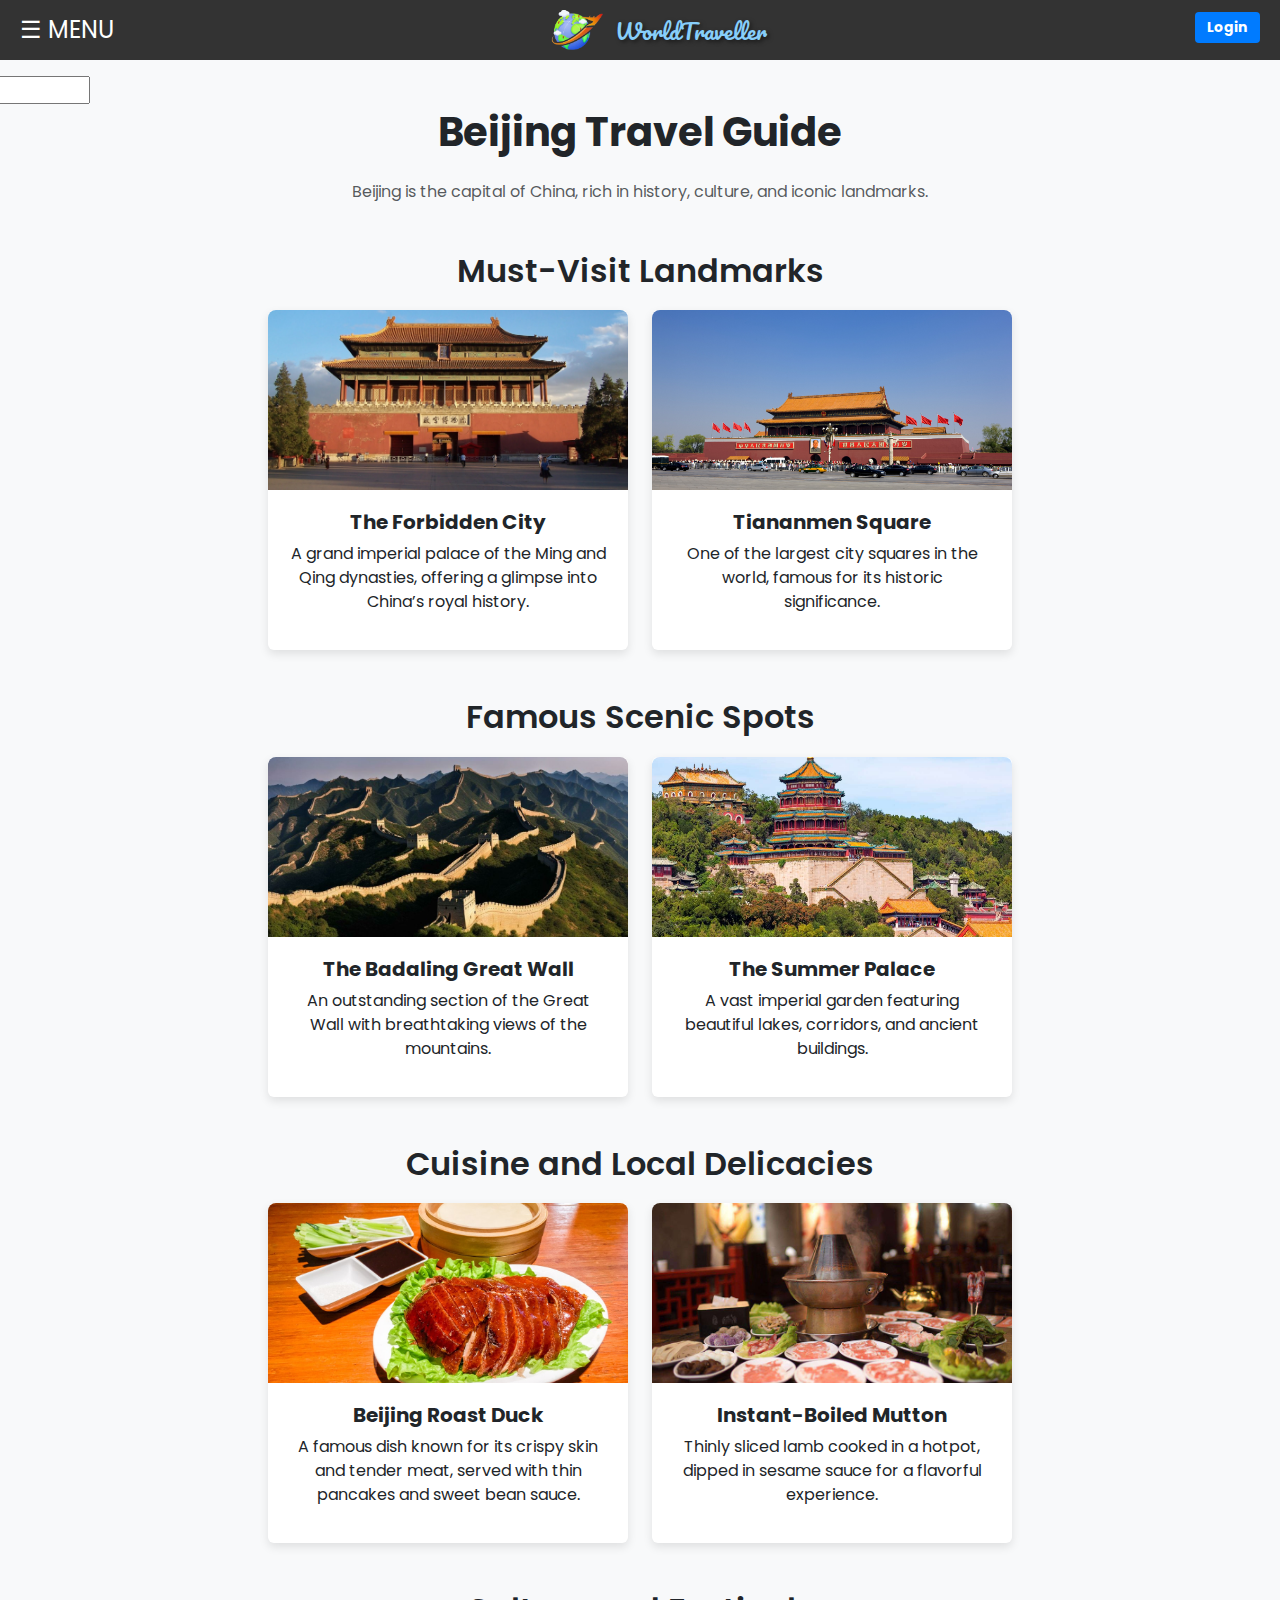
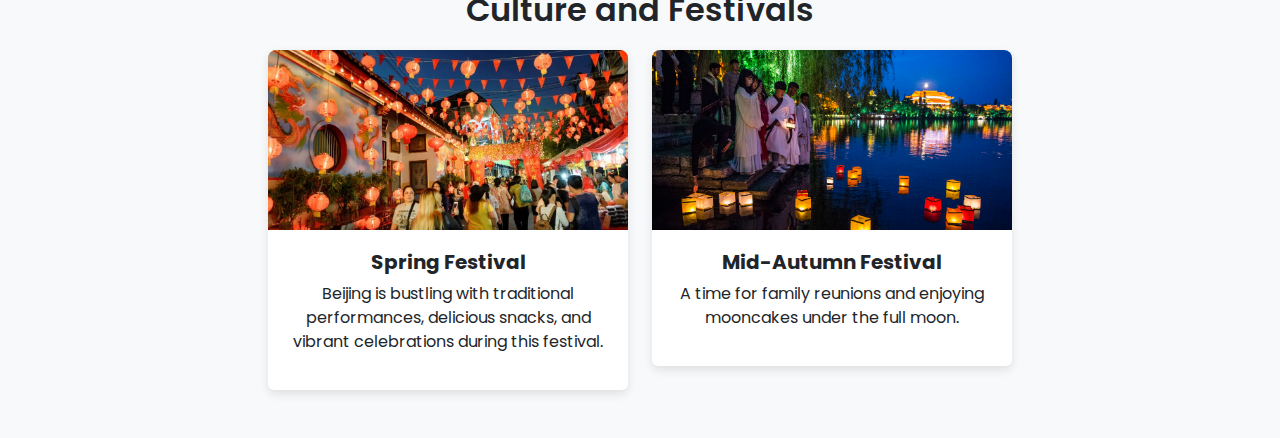
<file: Beijing.html>
<!DOCTYPE html>
<html lang="en">
<head>
    <meta charset="UTF-8">
    <meta name="viewport" content="width=device-width, initial-scale=1.0">
    <title>Beijing Travel Guide</title>
    <link rel="icon" type="image/png" href="Logo.png">
    
    <!-- Bootstrap CSS -->
    <link rel="stylesheet" href="https://cdn.jsdelivr.net/npm/bootstrap@5.3.0/dist/css/bootstrap.min.css">
    
    <!-- Google Font -->
    <link href="https://fonts.googleapis.com/css2?family=Poppins:wght@300;400;600&display=swap" rel="stylesheet">

    <!-- Custom CSS -->
    <link rel="stylesheet" href="beijing.css">
    <link href="https://fonts.googleapis.com/css2?family=Pacifico&display=swap" rel="stylesheet">
</head>

<body>
    <nav class="navbar">
        <button class="menu-btn" onclick="toggleMenu()">☰ MENU</button>
        <div class="logo-container">
            <img src="Logo.png" alt="World Traveller Logo" class="logo">
            <span class="brand-name">WorldTraveller</span>
        </div>
        <a id="login-link" href="login.html" class="navbar-login">Login</a>
    </nav>
    
    <!-- 🔹 Sidebar Menu -->
    <div id="sidebar" class="sidebar">
        <button class="close-btn" onclick="toggleMenu()">✖</button>
        <input type="text" class="search-bar" placeholder="Search...">
        <h3>Main Menu</h3>
        <a href="index.html">Home</a>
        <a href="Forum/forum.html">Forum</a>
        <a href="index_booking.html">Booking</a>
        <h3>Top Destinations</h3>
        <a href="paris.html">Paris</a>
        <a href="London.html">London</a>
        <a href="Rome.html">Rome</a>
        <a href="Beijing.html">Beijing</a>
        <a href="Tokyo.html">Tokyo</a>
        <a href="KualaLumpur.html">Kuala Lumpur</a>
    </div>
    
    <div class="overlay" id="overlay" onclick="toggleMenu()"></div>
    <script>
        function toggleMenu() {
            const sidebar = document.getElementById('sidebar');
            const overlay = document.getElementById('overlay');
            sidebar.classList.toggle('active');
            overlay.classList.toggle('active');
        }
    </script>


    <!-- Main Content -->
    <div class="container py-5">
        <h1 class="text-center mb-4 fw-bold">Beijing Travel Guide</h1>
        <p class="text-center text-muted">Beijing is the capital of China, rich in history, culture, and iconic landmarks.</p>

        <!-- Must-Visit Landmarks -->
        <h2 class="section-title mt-5">Must-Visit Landmarks</h2>
        <div class="row g-4">
            <div class="col-md-6 col-lg-4">
                <div class="card">
                    <img src="Places_Photo/Forbidden_city.jpeg" alt="Forbidden City">
                    <div class="card-body">
                        <h5 class="fw-bold">The Forbidden City</h5>
                        <p>A grand imperial palace of the Ming and Qing dynasties, offering a glimpse into China’s royal history.</p>
                    </div>
                </div>
            </div>
            <div class="col-md-6 col-lg-4">
                <div class="card">
                    <img src="Places_Photo/TiananmenSquare.jpg" alt="Tiananmen Square">
                    <div class="card-body">
                        <h5 class="fw-bold">Tiananmen Square</h5>
                        <p>One of the largest city squares in the world, famous for its historic significance.</p>
                    </div>
                </div>
            </div>
        </div>

        <!-- Famous Scenic Spots -->
        <h2 class="section-title mt-5">Famous Scenic Spots</h2>
        <div class="row g-4">
            <div class="col-md-6 col-lg-4">
                <div class="card">
                    <img src="Places_Photo/GreatWall.jpg" alt="Great Wall">
                    <div class="card-body">
                        <h5 class="fw-bold">The Badaling Great Wall</h5>
                        <p>An outstanding section of the Great Wall with breathtaking views of the mountains.</p>
                    </div>
                </div>
            </div>
            <div class="col-md-6 col-lg-4">
                <div class="card">
                    <img src="Places_Photo/SummerPalace.jpg" alt="Summer Palace">
                    <div class="card-body">
                        <h5 class="fw-bold">The Summer Palace</h5>
                        <p>A vast imperial garden featuring beautiful lakes, corridors, and ancient buildings.</p>
                    </div>
                </div>
            </div>
        </div>

        <!-- Cuisine and Local Delicacies -->
        <h2 class="section-title mt-5">Cuisine and Local Delicacies</h2>
        <div class="row g-4">
            <div class="col-md-6 col-lg-4">
                <div class="card">
                    <img src="Places_Photo/Roastduck.jpeg" alt="Beijing Roast Duck">
                    <div class="card-body">
                        <h5 class="fw-bold">Beijing Roast Duck</h5>
                        <p>A famous dish known for its crispy skin and tender meat, served with thin pancakes and sweet bean sauce.</p>
                    </div>
                </div>
            </div>
            <div class="col-md-6 col-lg-4">
                <div class="card">
                    <img src="Places_Photo/Mutton.jpg" alt="Instant-Boiled Mutton">
                    <div class="card-body">
                        <h5 class="fw-bold">Instant-Boiled Mutton</h5>
                        <p>Thinly sliced lamb cooked in a hotpot, dipped in sesame sauce for a flavorful experience.</p>
                    </div>
                </div>
            </div>
        </div>

        <!-- Culture and Festivals -->
        <h2 class="section-title mt-5">Culture and Festivals</h2>
        <div class="row g-4">
            <div class="col-md-6 col-lg-4">
                <div class="card">
                    <img src="Places_Photo/ChinaSpringFestival.webp" alt="Spring Festival">
                    <div class="card-body">
                        <h5 class="fw-bold">Spring Festival</h5>
                        <p>Beijing is bustling with traditional performances, delicious snacks, and vibrant celebrations during this festival.</p>
                    </div>
                </div>
            </div>
            <div class="col-md-6 col-lg-4">
                <div class="card">
                    <img src="Places_Photo/MidAutumn.jpeg" alt="Mid-Autumn Festival">
                    <div class="card-body">
                        <h5 class="fw-bold">Mid-Autumn Festival</h5>
                        <p>A time for family reunions and enjoying mooncakes under the full moon.</p>
                    </div>
                </div>
            </div>
        </div>

    </div>

    <!-- Bootstrap JavaScript -->
    <script src="https://cdn.jsdelivr.net/npm/bootstrap@5.3.0/dist/js/bootstrap.bundle.min.js"></script>
</body>
</html>
</file>
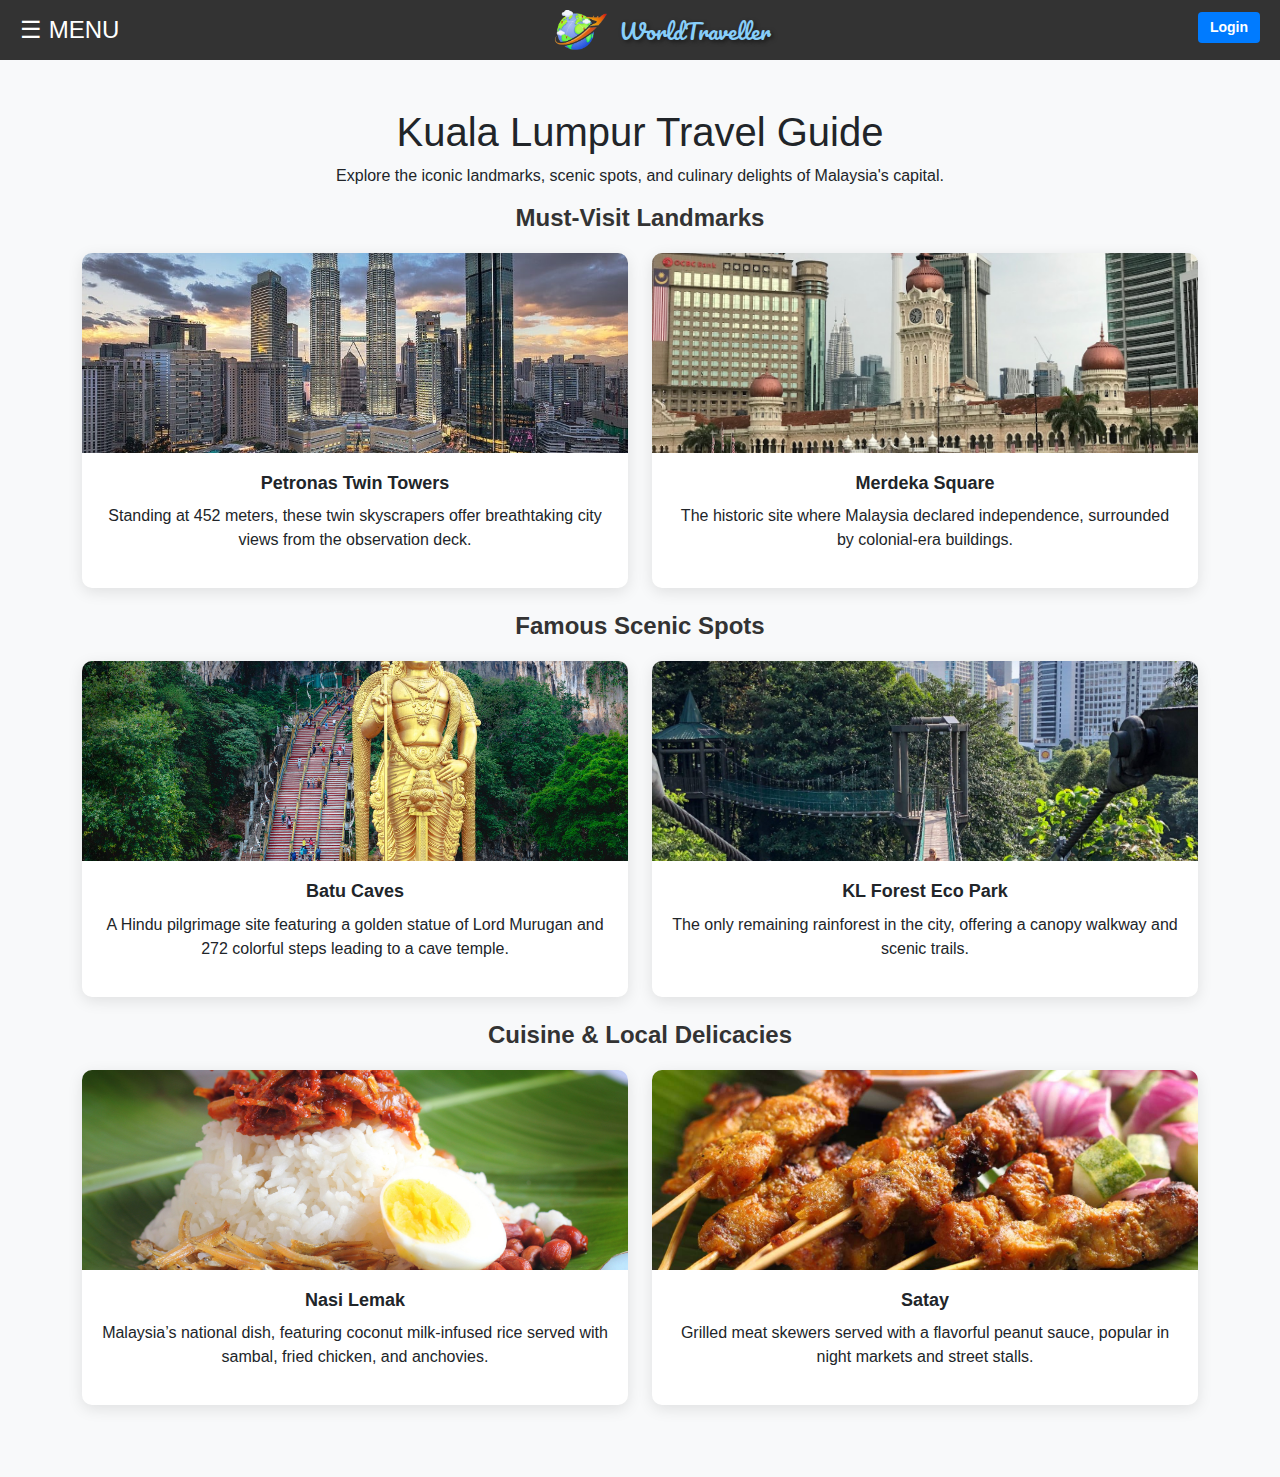
<file: KualaLumpur.html>
<!DOCTYPE html>
<html lang="en">
<head>
    <meta charset="UTF-8">
    <meta name="viewport" content="width=device-width, initial-scale=1.0">
    <title>Kuala Lumpur Travel Guide</title>
    <link rel="stylesheet" href="https://cdn.jsdelivr.net/npm/bootstrap@5.3.0/dist/css/bootstrap.min.css">
    <link rel="stylesheet" href="Kuala Lumpur.css">
    <link rel="icon" type="image/png" href="Logo.png">
    <link href="https://fonts.googleapis.com/css2?family=Pacifico&display=swap" rel="stylesheet">
</head>
<body>
    <nav class="navbar">
        <button class="menu-btn" onclick="toggleMenu()">☰ MENU</button>
        <div class="logo-container">
            <img src="Logo.png" alt="World Traveller Logo" class="logo">
            <span class="brand-name">WorldTraveller</span>
        </div>
        <a id="login-link" href="login.html" class="navbar-login">Login</a>
    </nav>
    
    <!-- 🔹 Sidebar Menu -->
    <div id="sidebar" class="sidebar">
        <button class="close-btn" onclick="toggleMenu()">✖</button>
        <input type="text" class="search-bar" placeholder="Search...">
        <h3>Main Menu</h3>
        <a href="index.html">Home</a>
        <a href="Forum/forum.html">Forum</a>
        <a href="index_booking.html">Booking</a>
        <h3>Top Destinations</h3>
        <a href="paris.html">Paris</a>
        <a href="London.html">London</a>
        <a href="Rome.html">Rome</a>
        <a href="Beijing.html">Beijing</a>
        <a href="Tokyo.html">Tokyo</a>
        <a href="KualaLumpur.html">Kuala Lumpur</a>
    </div>
    
    <div class="overlay" id="overlay" onclick="toggleMenu()"></div>
    <script>
        function toggleMenu() {
            const sidebar = document.getElementById('sidebar');
            const overlay = document.getElementById('overlay');
            sidebar.classList.toggle('active');
            overlay.classList.toggle('active');
        }
    </script>

    <div class="container py-5">
        <h1 class="text-center">Kuala Lumpur Travel Guide</h1>
        <p class="text-center">Explore the iconic landmarks, scenic spots, and culinary delights of Malaysia's capital.</p>
        
        <!-- Must-Visit Landmarks -->
        <h2 class="section-title">Must-Visit Landmarks</h2>
        <div class="row">
            <div class="col-md-6 mb-4">
                <div class="card">
                    <img src="Places_Photo/Petronas-Twin-Towers-in-Kuala-Lumpur.jpg" alt="Petronas Twin Towers">
                    <div class="card-body">
                        <h5 class="card-title">Petronas Twin Towers</h5>
                        <p>Standing at 452 meters, these twin skyscrapers offer breathtaking city views from the observation deck.</p>
                    </div>
                </div>
            </div>
            <div class="col-md-6 mb-4">
                <div class="card">
                    <img src="Places_Photo/MerdekaSquare.jpg" alt="Merdeka Square">
                    <div class="card-body">
                        <h5 class="card-title">Merdeka Square</h5>
                        <p>The historic site where Malaysia declared independence, surrounded by colonial-era buildings.</p>
                    </div>
                </div>
            </div>
        </div>
        
        <!-- Famous Scenic Spots -->
        <h2 class="section-title">Famous Scenic Spots</h2>
        <div class="row">
            <div class="col-md-6 mb-4">
                <div class="card">
                    <img src="Places_Photo/BatuCaves.jpg" alt="Batu Caves">
                    <div class="card-body">
                        <h5 class="card-title">Batu Caves</h5>
                        <p>A Hindu pilgrimage site featuring a golden statue of Lord Murugan and 272 colorful steps leading to a cave temple.</p>
                    </div>
                </div>
            </div>
            <div class="col-md-6 mb-4">
                <div class="card">
                    <img src="Places_Photo/KL_ForestEcoPark.jpg" alt="KL Forest Eco Park">
                    <div class="card-body">
                        <h5 class="card-title">KL Forest Eco Park</h5>
                        <p>The only remaining rainforest in the city, offering a canopy walkway and scenic trails.</p>
                    </div>
                </div>
            </div>
        </div>
        
        <!-- Cuisine & Local Delicacies -->
        <h2 class="section-title">Cuisine & Local Delicacies</h2>
        <div class="row">
            <div class="col-md-6 mb-4">
                <div class="card">
                    <img src="Places_Photo/NasiLemak.jpg" alt="Nasi Lemak">
                    <div class="card-body">
                        <h5 class="card-title">Nasi Lemak</h5>
                        <p>Malaysia’s national dish, featuring coconut milk-infused rice served with sambal, fried chicken, and anchovies.</p>
                    </div>
                </div>
            </div>
            <div class="col-md-6 mb-4">
                <div class="card">
                    <img src="Places_Photo/Satay.jpg" alt="Satay">
                    <div class="card-body">
                        <h5 class="card-title">Satay</h5>
                        <p>Grilled meat skewers served with a flavorful peanut sauce, popular in night markets and street stalls.</p>
                    </div>
                </div>
            </div>
        </div>
    </div>

    <script src="https://cdn.jsdelivr.net/npm/bootstrap@5.3.0/dist/js/bootstrap.bundle.min.js"></script>
</body>
</html>
</file>
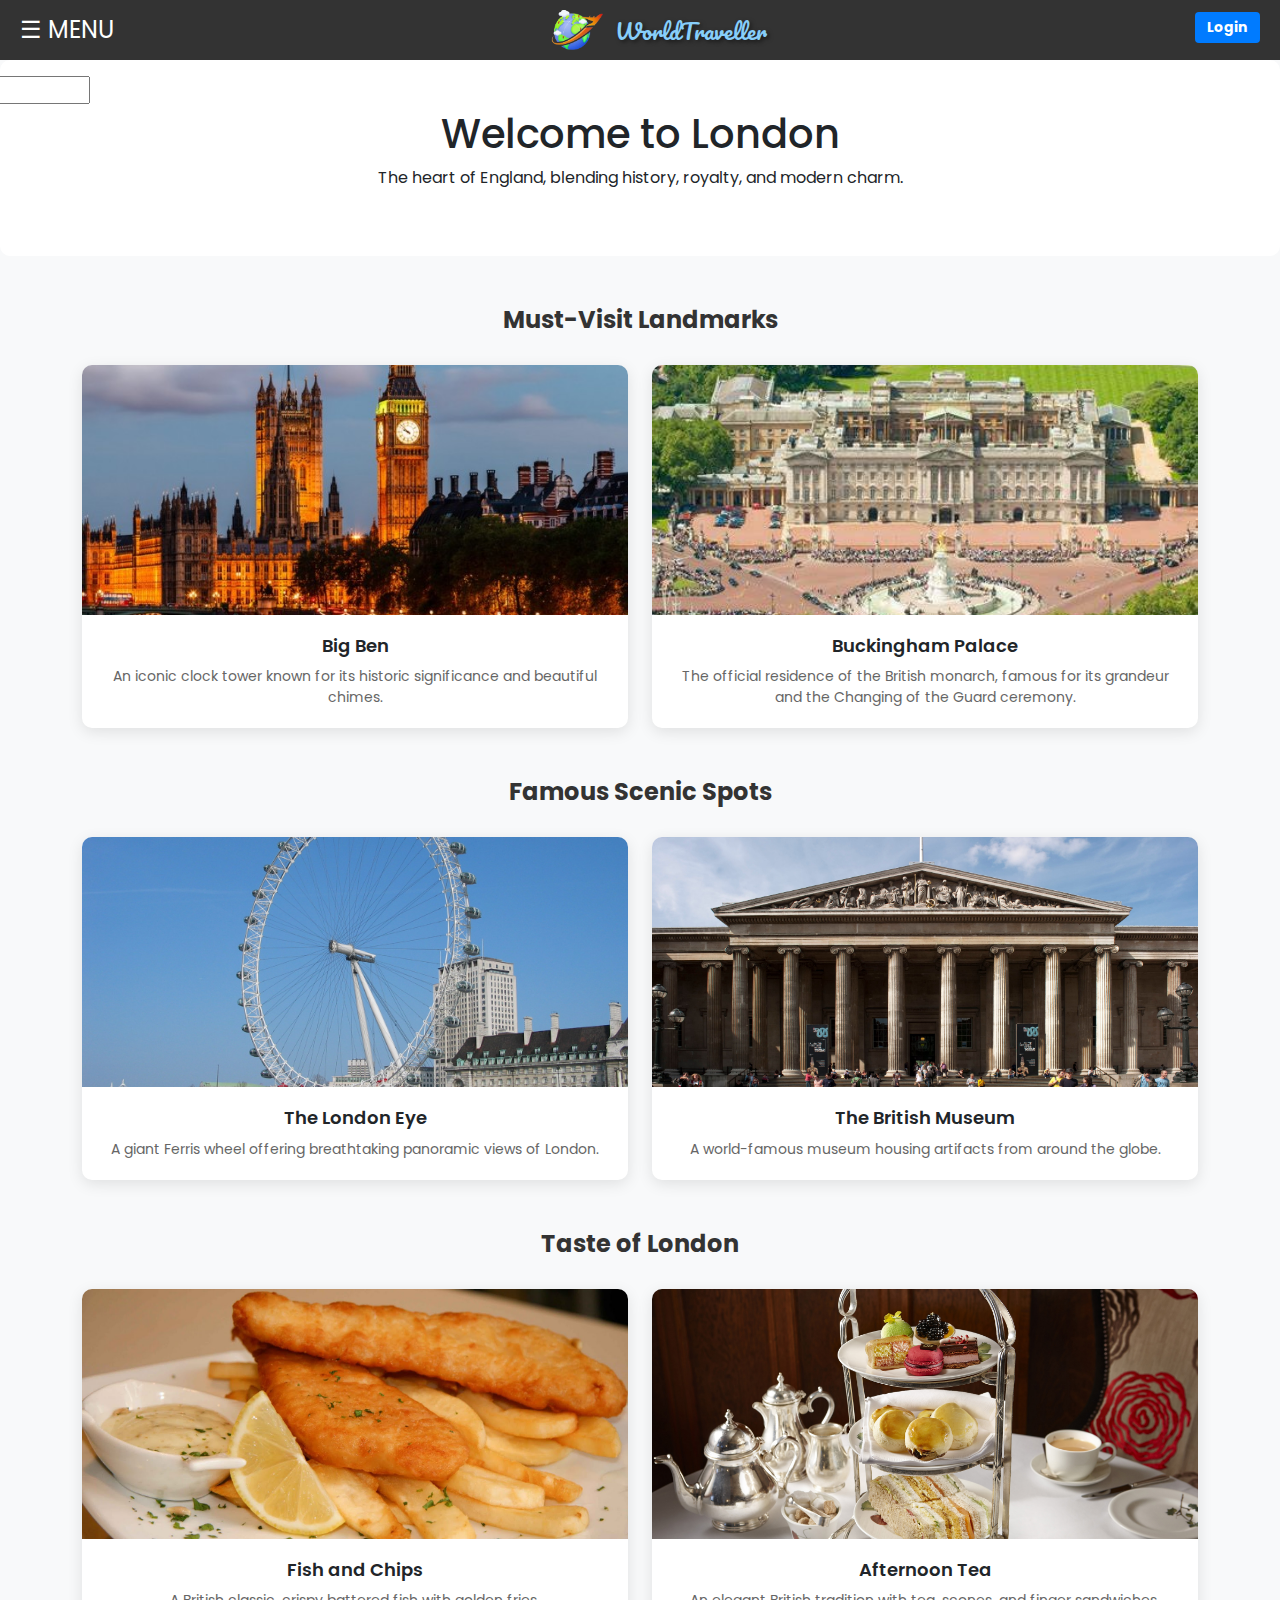
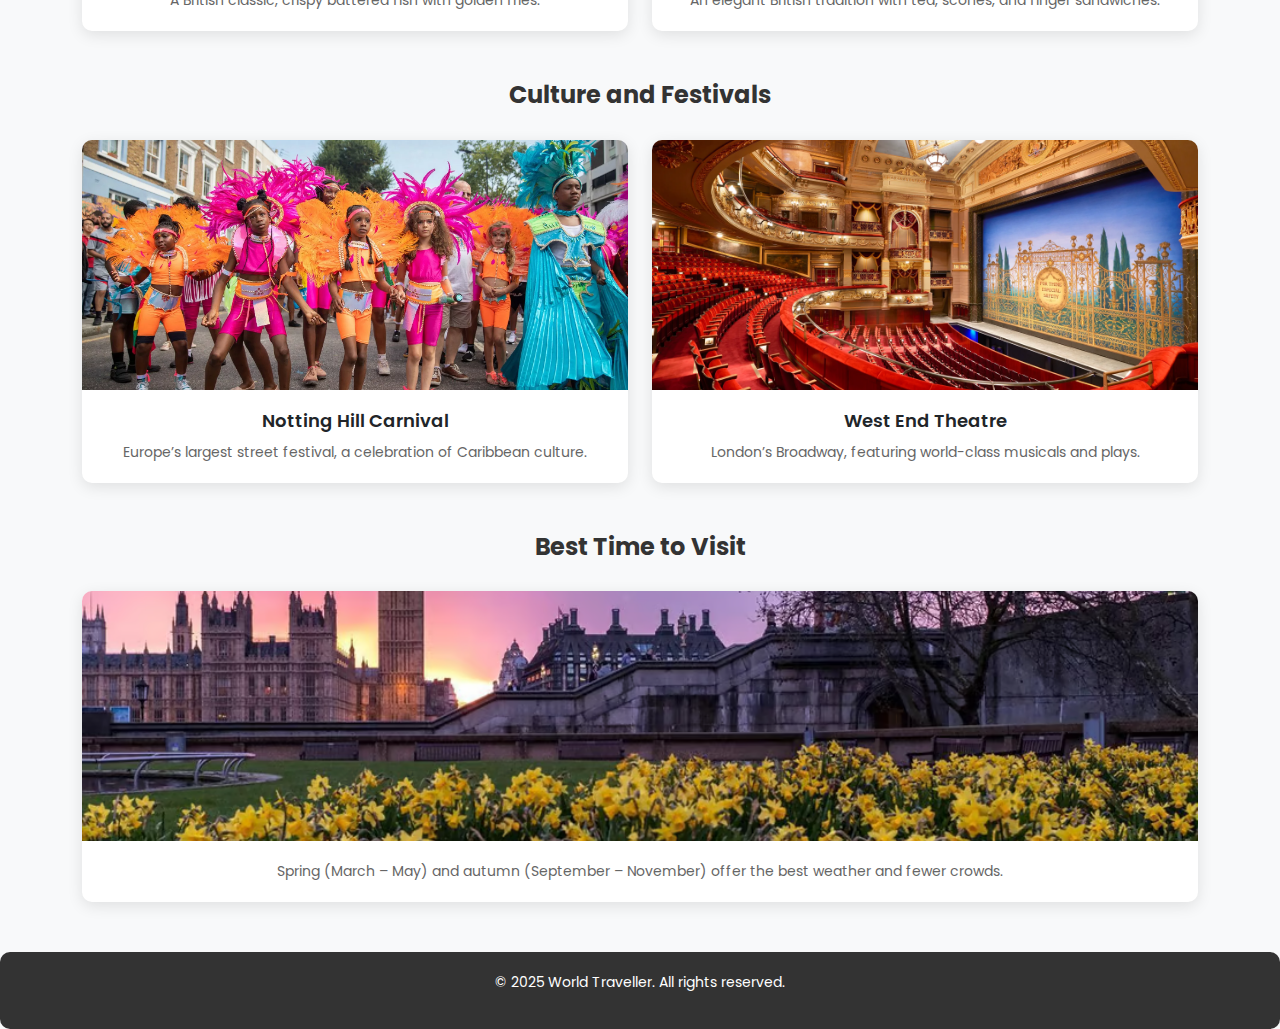
<file: London.html>
<!DOCTYPE html>
<html lang="en">
<head>
    <meta charset="UTF-8">
    <meta name="viewport" content="width=device-width, initial-scale=1.0">
    <title>London</title>
    <link rel="stylesheet" href="https://cdn.jsdelivr.net/npm/bootstrap@5.3.0/dist/css/bootstrap.min.css">
    <link rel="stylesheet" href="London.css">
    <link href="https://fonts.googleapis.com/css2?family=Poppins:wght@300;400;600&display=swap" rel="stylesheet">
    <link rel="icon" type="image/png" href="Logo.png">
    <link href="https://fonts.googleapis.com/css2?family=Pacifico&display=swap" rel="stylesheet">
</head>
<body>
    <nav class="navbar">
        <button class="menu-btn" onclick="toggleMenu()">☰ MENU</button>
        <div class="logo-container">
            <img src="Logo.png" alt="World Traveller Logo" class="logo">
            <span class="brand-name">WorldTraveller</span>
        </div>
        <a id="login-link" href="login.html" class="navbar-login">Login</a>
    </nav>
    
    <!-- 🔹 Sidebar Menu -->
    <div id="sidebar" class="sidebar">
        <button class="close-btn" onclick="toggleMenu()">✖</button>
        <input type="text" class="search-bar" placeholder="Search...">
        <h3>Main Menu</h3>
        <a href="index.html">Home</a>
        <a href="Forum/forum.html">Forum</a>
        <a href="index_booking.html">Booking</a>
        <h3>Top Destinations</h3>
        <a href="paris.html">Paris</a>
        <a href="London.html">London</a>
        <a href="Rome.html">Rome</a>
        <a href="Beijing.html">Beijing</a>
        <a href="Tokyo.html">Tokyo</a>
        <a href="KualaLumpur.html">Kuala Lumpur</a>
    </div>
    
    <div class="overlay" id="overlay" onclick="toggleMenu()"></div>
    <script>
        function toggleMenu() {
            const sidebar = document.getElementById('sidebar');
            const overlay = document.getElementById('overlay');
            sidebar.classList.toggle('active');
            overlay.classList.toggle('active');
        }
    </script>

    <!-- Header -->
    <div class="header">
        <h1>Welcome to London</h1>
        <p>The heart of England, blending history, royalty, and modern charm.</p>
    </div>

    <!-- Must-Visit Landmarks -->
    <div class="container mt-4">
        <h2 class="section-title">Must-Visit Landmarks</h2>
        <div class="row mt-3">
            <div class="col-md-6">
                <div class="card">
                    <img src="Places_Photo/BigBen.jpg" alt="Big Ben">
                    <div class="card-body">
                        <h5 class="card-title">Big Ben</h5>
                        <p class="card-text">An iconic clock tower known for its historic significance and beautiful chimes.</p>
                    </div>
                </div>
            </div>
            <div class="col-md-6">
                <div class="card">
                    <img src="Places_Photo/Buckingham Place.jpeg" alt="Buckingham Palace">
                    <div class="card-body">
                        <h5 class="card-title">Buckingham Palace</h5>
                        <p class="card-text">The official residence of the British monarch, famous for its grandeur and the Changing of the Guard ceremony.</p>
                    </div>
                </div>
            </div>
        </div>
    </div>

    <!-- Famous Scenic Spots -->
    <div class="container mt-5">
        <h2 class="section-title">Famous Scenic Spots</h2>
        <div class="row mt-3">
            <div class="col-md-6">
                <div class="card">
                    <img src="Places_Photo/TheLondonEyes.jpg" alt="London Eye">
                    <div class="card-body">
                        <h5 class="card-title">The London Eye</h5>
                        <p class="card-text">A giant Ferris wheel offering breathtaking panoramic views of London.</p>
                    </div>
                </div>
            </div>
            <div class="col-md-6">
                <div class="card">
                    <img src="Places_Photo/TheBrithishMuseum.jpeg" alt="British Museum">
                    <div class="card-body">
                        <h5 class="card-title">The British Museum</h5>
                        <p class="card-text">A world-famous museum housing artifacts from around the globe.</p>
                    </div>
                </div>
            </div>
        </div>
    </div>

    <!-- London Food -->
    <div class="container mt-5">
        <h2 class="section-title">Taste of London</h2>
        <div class="row mt-3">
            <div class="col-md-6">
                <div class="card">
                    <img src="Places_Photo/FishNChip.jpeg" alt="Fish and Chips">
                    <div class="card-body">
                        <h5 class="card-title">Fish and Chips</h5>
                        <p class="card-text">A British classic, crispy battered fish with golden fries.</p>
                    </div>
                </div>
            </div>
            <div class="col-md-6">
                <div class="card">
                    <img src="Places_Photo/AfternoonTea.jpg" alt="Afternoon Tea">
                    <div class="card-body">
                        <h5 class="card-title">Afternoon Tea</h5>
                        <p class="card-text">An elegant British tradition with tea, scones, and finger sandwiches.</p>
                    </div>
                </div>
            </div>
        </div>
    </div>

    <!-- Culture and Festivals -->
    <div class="container mt-5">
        <h2 class="section-title">Culture and Festivals</h2>
        <div class="row mt-3">
            <div class="col-md-6">
                <div class="card">
                    <img src="Places_Photo/NottingHillCarnival.webp" alt="Notting Hill Carnival">
                    <div class="card-body">
                        <h5 class="card-title">Notting Hill Carnival</h5>
                        <p class="card-text">Europe’s largest street festival, a celebration of Caribbean culture.</p>
                    </div>
                </div>
            </div>
            <div class="col-md-6">
                <div class="card">
                    <img src="Places_Photo/WestEndTheatre.webp" alt="West End Theatre">
                    <div class="card-body">
                        <h5 class="card-title">West End Theatre</h5>
                        <p class="card-text">London’s Broadway, featuring world-class musicals and plays.</p>
                    </div>
                </div>
            </div>
        </div>
    </div>

    <!-- Best Time to Visit -->
    <div class="container mt-5">
        <h2 class="section-title">Best Time to Visit</h2>
        <div class="card">
            <img src="Places_Photo/LondonWeather.avif" class="card-img-top" alt="London Weather">
            <div class="card-body">
                <p class="card-text">Spring (March – May) and autumn (September – November) offer the best weather and fewer crowds.</p>
            </div>
        </div>
    </div>

    <!-- Footer -->
    <div class="footer">
        <p>© 2025 World Traveller. All rights reserved.</p>
    </div>

    <script src="https://cdn.jsdelivr.net/npm/bootstrap@5.3.0/dist/js/bootstrap.bundle.min.js"></script>

</body>
</html>
</file>
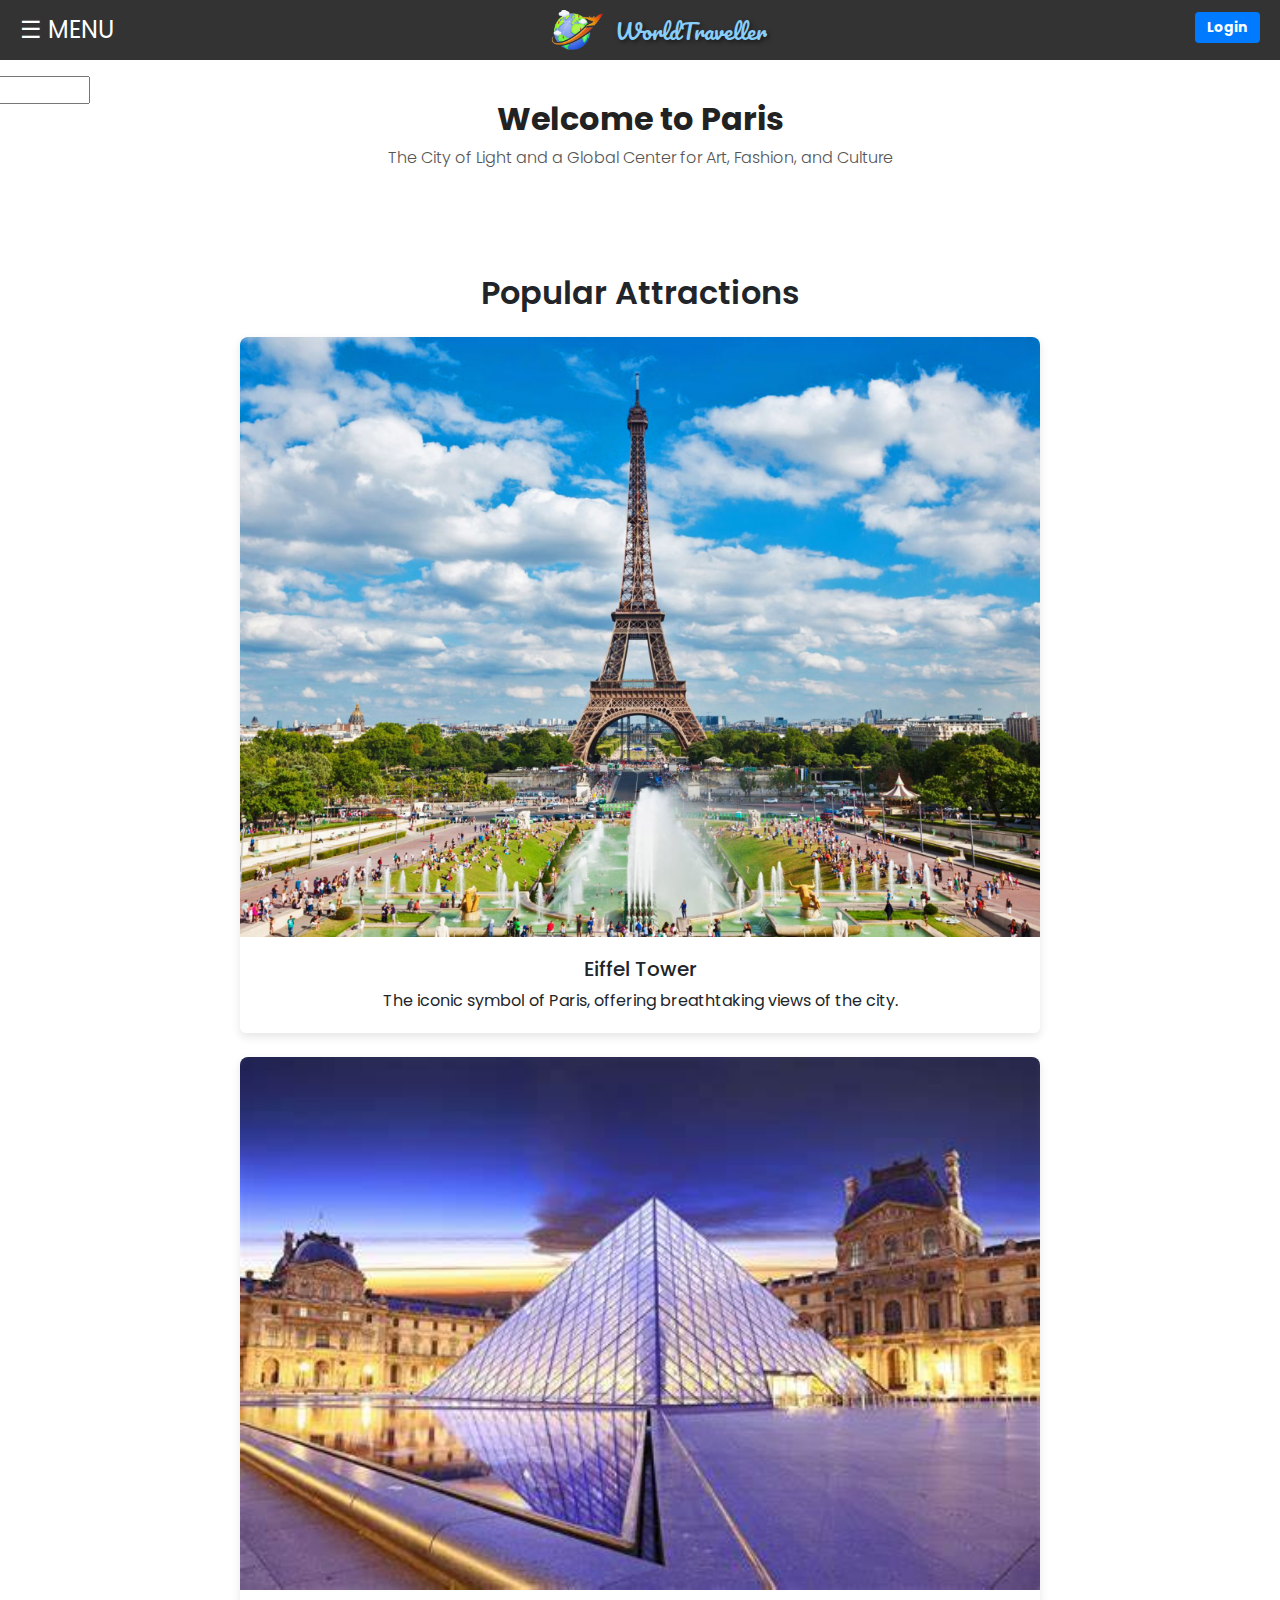
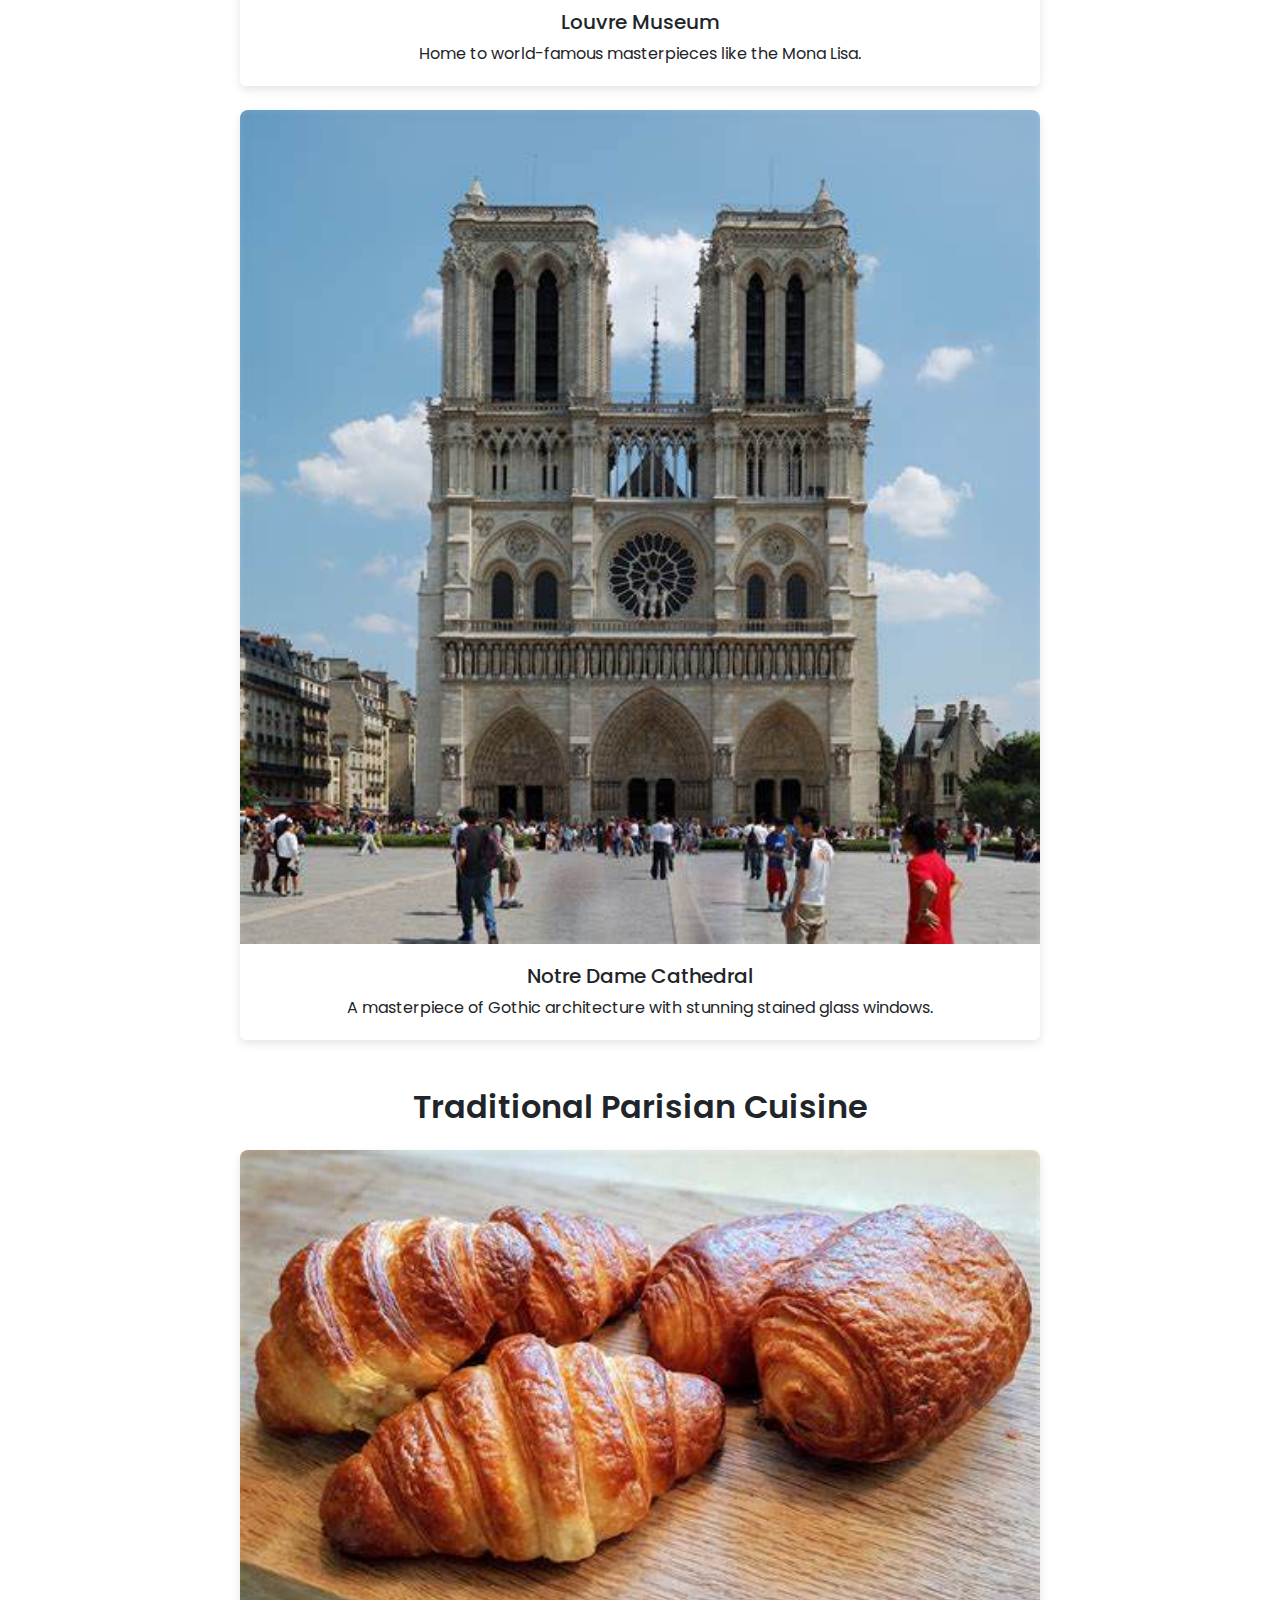
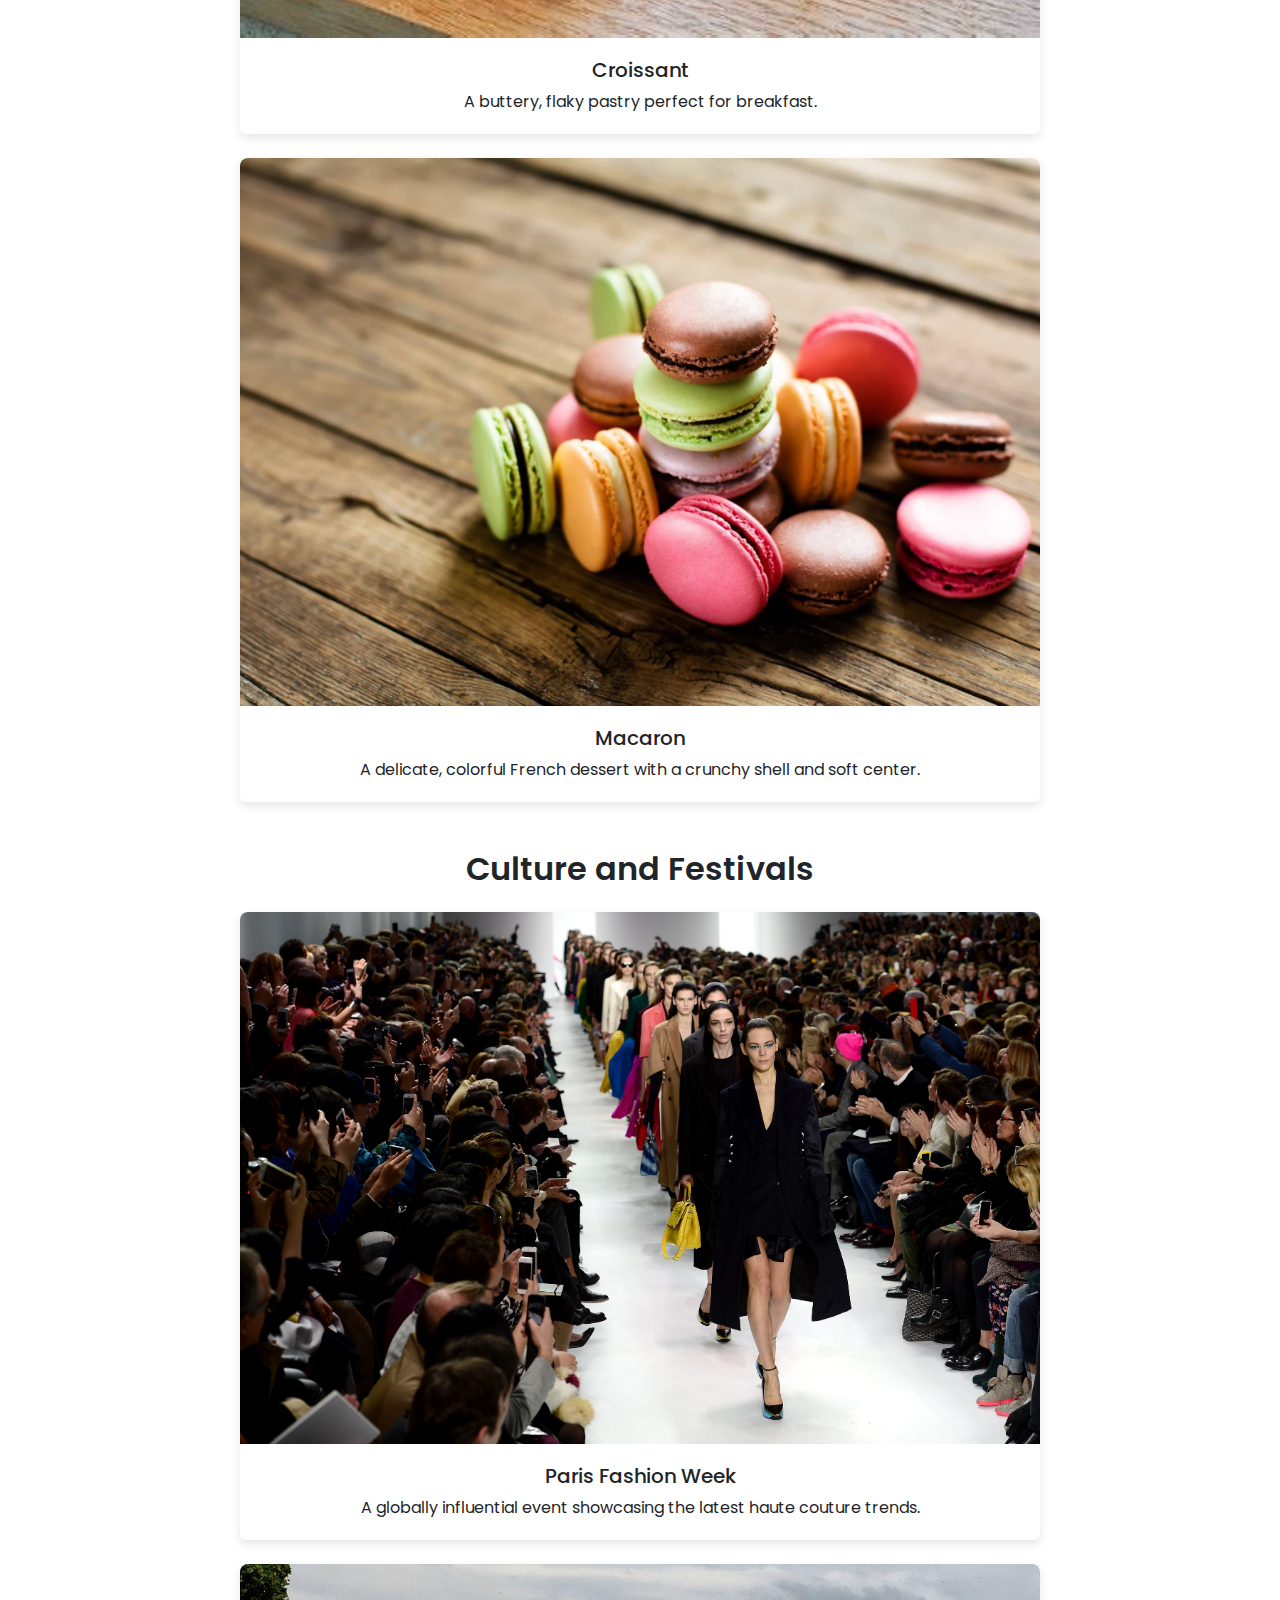
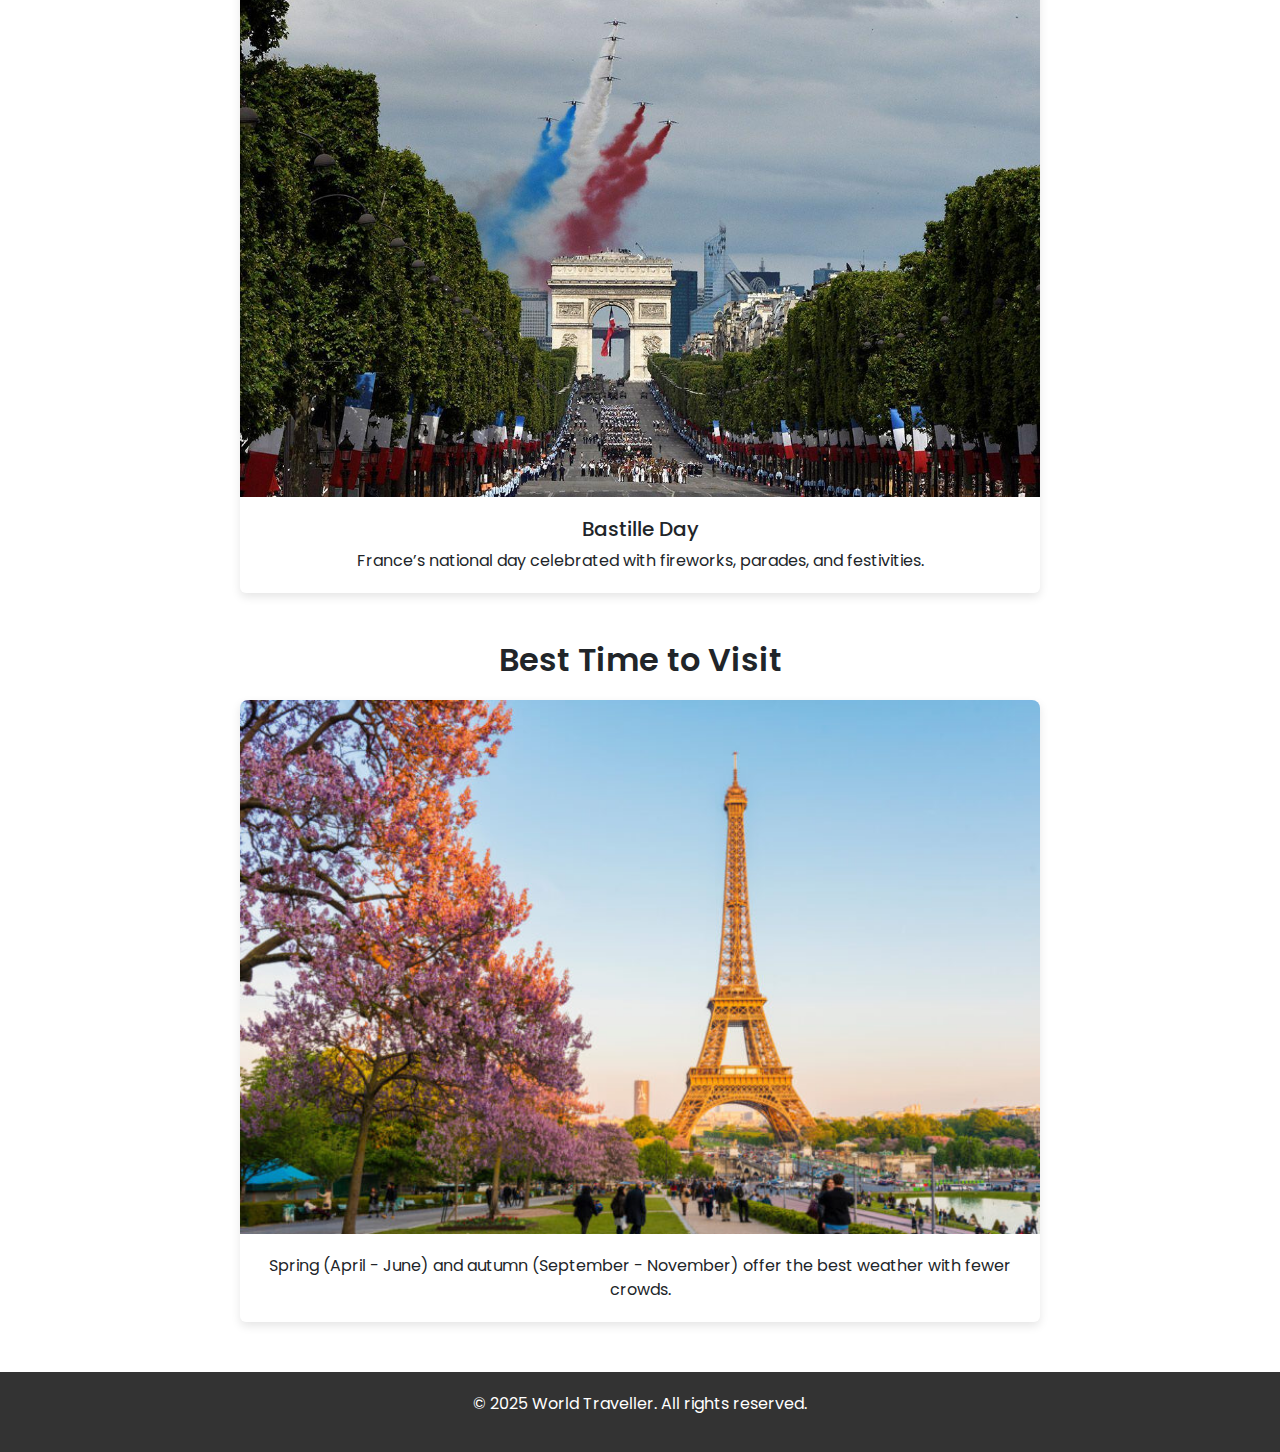
<file: paris.html>
<!DOCTYPE html>
<html lang="en">
<head>
    <meta charset="UTF-8">
    <meta name="viewport" content="width=device-width, initial-scale=1.0">
    <title>Paris - City of Light</title>
    <link rel="stylesheet" href="https://cdn.jsdelivr.net/npm/bootstrap@5.3.0/dist/css/bootstrap.min.css">
    <link href="https://fonts.googleapis.com/css2?family=Poppins:wght@300;400;600&display=swap" rel="stylesheet">
    <link rel="icon" type="image/png" href="../Logo.png">
    <link rel="stylesheet" href="paris.css">
    <link rel="icon" type="image/png" href="Logo.png">
    <link href="https://fonts.googleapis.com/css2?family=Pacifico&display=swap" rel="stylesheet">
</head>
<body>
    <nav class="navbar">
        <button class="menu-btn" onclick="toggleMenu()">☰ MENU</button>
        <div class="logo-container">
            <img src="Logo.png" alt="World Traveller Logo" class="logo">
            <span class="brand-name">WorldTraveller</span>
        </div>
        <a id="login-link" href="login.html" class="navbar-login">Login</a>
    </nav>
    
    <!-- 🔹 Sidebar Menu -->
    <div id="sidebar" class="sidebar">
        <button class="close-btn" onclick="toggleMenu()">✖</button>
        <input type="text" class="search-bar" placeholder="Search...">
        <h3>Main Menu</h3>
        <a href="index.html">Home</a>
        <a href="Forum/forum.html">Forum</a>
        <a href="index_booking.html">Booking</a>
        <h3>Top Destinations</h3>
        <a href="paris.html">Paris</a>
        <a href="London.html">London</a>
        <a href="Rome.html">Rome</a>
        <a href="Beijing.html">Beijing</a>
        <a href="Tokyo.html">Tokyo</a>
        <a href="KualaLumpur.html">Kuala Lumpur</a>
    </div>
    
    <div class="overlay" id="overlay" onclick="toggleMenu()"></div>
    <script>
        function toggleMenu() {
            const sidebar = document.getElementById('sidebar');
            const overlay = document.getElementById('overlay');
            sidebar.classList.toggle('active');
            overlay.classList.toggle('active');
        }
    </script>
    
    <!-- Header -->
    <div class="header">
        <h1>Welcome to Paris</h1>
        <p class="lead">The City of Light and a Global Center for Art, Fashion, and Culture</p>
    </div>

    <!-- Must-Visit Attractions -->
    <div class="container my-5">
        <h2 class="section-title">Popular Attractions</h2>
        <div class="mt-4">
            <div class="card">
                <img src="Places_Photo/EiffelTower.avif" class="card-img-top" alt="Eiffel Tower">
                <div class="card-body">
                    <h5 class="card-title">Eiffel Tower</h5>
                    <p class="card-text">The iconic symbol of Paris, offering breathtaking views of the city.</p>
                </div>
            </div>
            <div class="card mt-4">
                <img src="Places_Photo/LouvreMuseum.jpeg" class="card-img-top" alt="Louvre Museum">
                <div class="card-body">
                    <h5 class="card-title">Louvre Museum</h5>
                    <p class="card-text">Home to world-famous masterpieces like the Mona Lisa.</p>
                </div>
            </div>
            <div class="card mt-4">
                <img src="Places_Photo/NotreDameCathedral.jpeg" class="card-img-top" alt="Notre Dame Cathedral">
                <div class="card-body">
                    <h5 class="card-title">Notre Dame Cathedral</h5>
                    <p class="card-text">A masterpiece of Gothic architecture with stunning stained glass windows.</p>
                </div>
            </div>
        </div>
    </div>

    <!-- Traditional Cuisine -->
    <div class="container my-5">
        <h2 class="section-title">Traditional Parisian Cuisine</h2>
        <div class="mt-4">
            <div class="card">
                <img src="Places_Photo/Crossant.jpeg" class="card-img-top" alt="Croissant">
                <div class="card-body">
                    <h5 class="card-title">Croissant</h5>
                    <p class="card-text">A buttery, flaky pastry perfect for breakfast.</p>
                </div>
            </div>
            <div class="card mt-4">
                <img src="Places_Photo/Macaron.jpg" class="card-img-top" alt="Macaron">
                <div class="card-body">
                    <h5 class="card-title">Macaron</h5>
                    <p class="card-text">A delicate, colorful French dessert with a crunchy shell and soft center.</p>
                </div>
            </div>
        </div>
    </div>

    <!-- Culture and Festivals -->
    <div class="container my-5">
        <h2 class="section-title">Culture and Festivals</h2>
        <div class="mt-4">
            <div class="card">
                <img src="Places_Photo/ParisFashionWeek.jpg" class="card-img-top" alt="Paris Fashion Week">
                <div class="card-body">
                    <h5 class="card-title">Paris Fashion Week</h5>
                    <p class="card-text">A globally influential event showcasing the latest haute couture trends.</p>
                </div>
            </div>
            <div class="card mt-4">
                <img src="Places_Photo/BastilleDay.jpg" class="card-img-top" alt="Bastille Day">
                <div class="card-body">
                    <h5 class="card-title">Bastille Day</h5>
                    <p class="card-text">France’s national day celebrated with fireworks, parades, and festivities.</p>
                </div>
            </div>
        </div>
    </div>

    <!-- Best Time to Visit -->
    <div class="container my-5">
        <h2 class="section-title">Best Time to Visit</h2>
        <div class="card">
            <img src="Places_Photo/ParisWeather.jpeg" class="card-img-top" alt="Paris Weather">
            <div class="card-body">
                <p class="card-text">Spring (April - June) and autumn (September - November) offer the best weather with fewer crowds.</p>
            </div>
        </div>
    </div>

    <!-- Footer -->
    <div class="footer">
        <p>© 2025 World Traveller. All rights reserved.</p>
    </div>

    <script src="https://cdn.jsdelivr.net/npm/bootstrap@5.3.0/dist/js/bootstrap.bundle.min.js"></script>

</body>
</html>
</file>
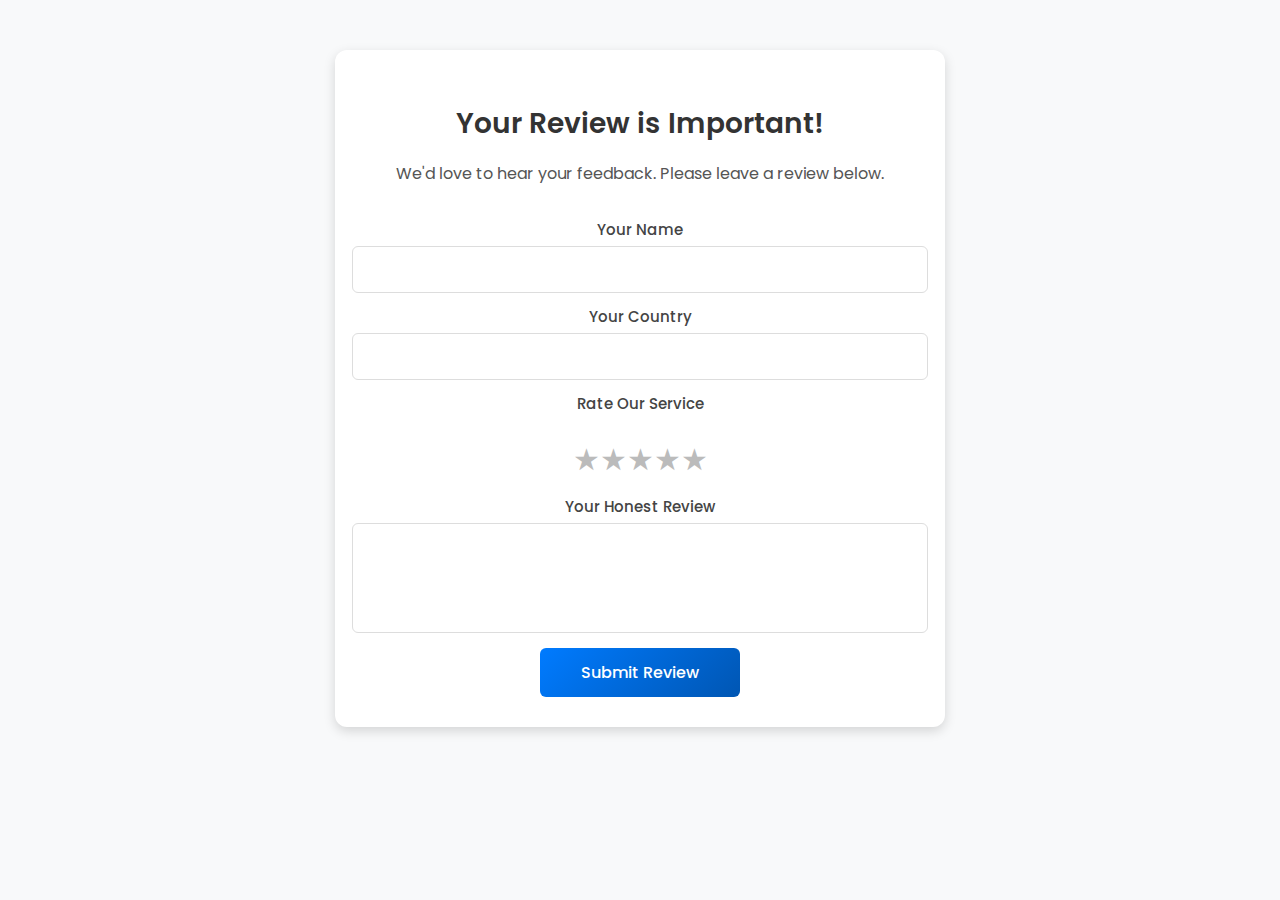
<file: ReviewForm.html>
<!DOCTYPE html>
<html lang="en">
<head>
    <meta charset="UTF-8">
    <meta name="viewport" content="width=device-width, initial-scale=1.0">
    <title>Leave a Review</title>
    <link rel="stylesheet" href="ReviewForm.css">
    <link rel="icon" type="image/png" href="Logo.png">
</head>
<body>
    <div class="review-container">
        <h2>Your Review is Important!</h2>
        <p>We'd love to hear your feedback. Please leave a review below.</p>

        <form id="reviewForm">
            <label for="name">Your Name</label>
            <input type="text" id="name" name="name" required>

            <label for="country">Your Country</label>
            <input type="text" id="country" name="country" required>

            <label>Rate Our Service</label>
            <div class="stars">
                <input type="radio" id="star5" name="rating" value="5"><label for="star5">★</label>
                <input type="radio" id="star4" name="rating" value="4"><label for="star4">★</label>
                <input type="radio" id="star3" name="rating" value="3"><label for="star3">★</label>
                <input type="radio" id="star2" name="rating" value="2"><label for="star2">★</label>
                <input type="radio" id="star1" name="rating" value="1"><label for="star1">★</label>
            </div>

            <label for="review">Your Honest Review</label>
            <textarea id="review" name="review" rows="4" required></textarea>

            <button type="submit" class="submit-btn">Submit Review</button>
        </form>
    </div>

</body>
</html>
</file>
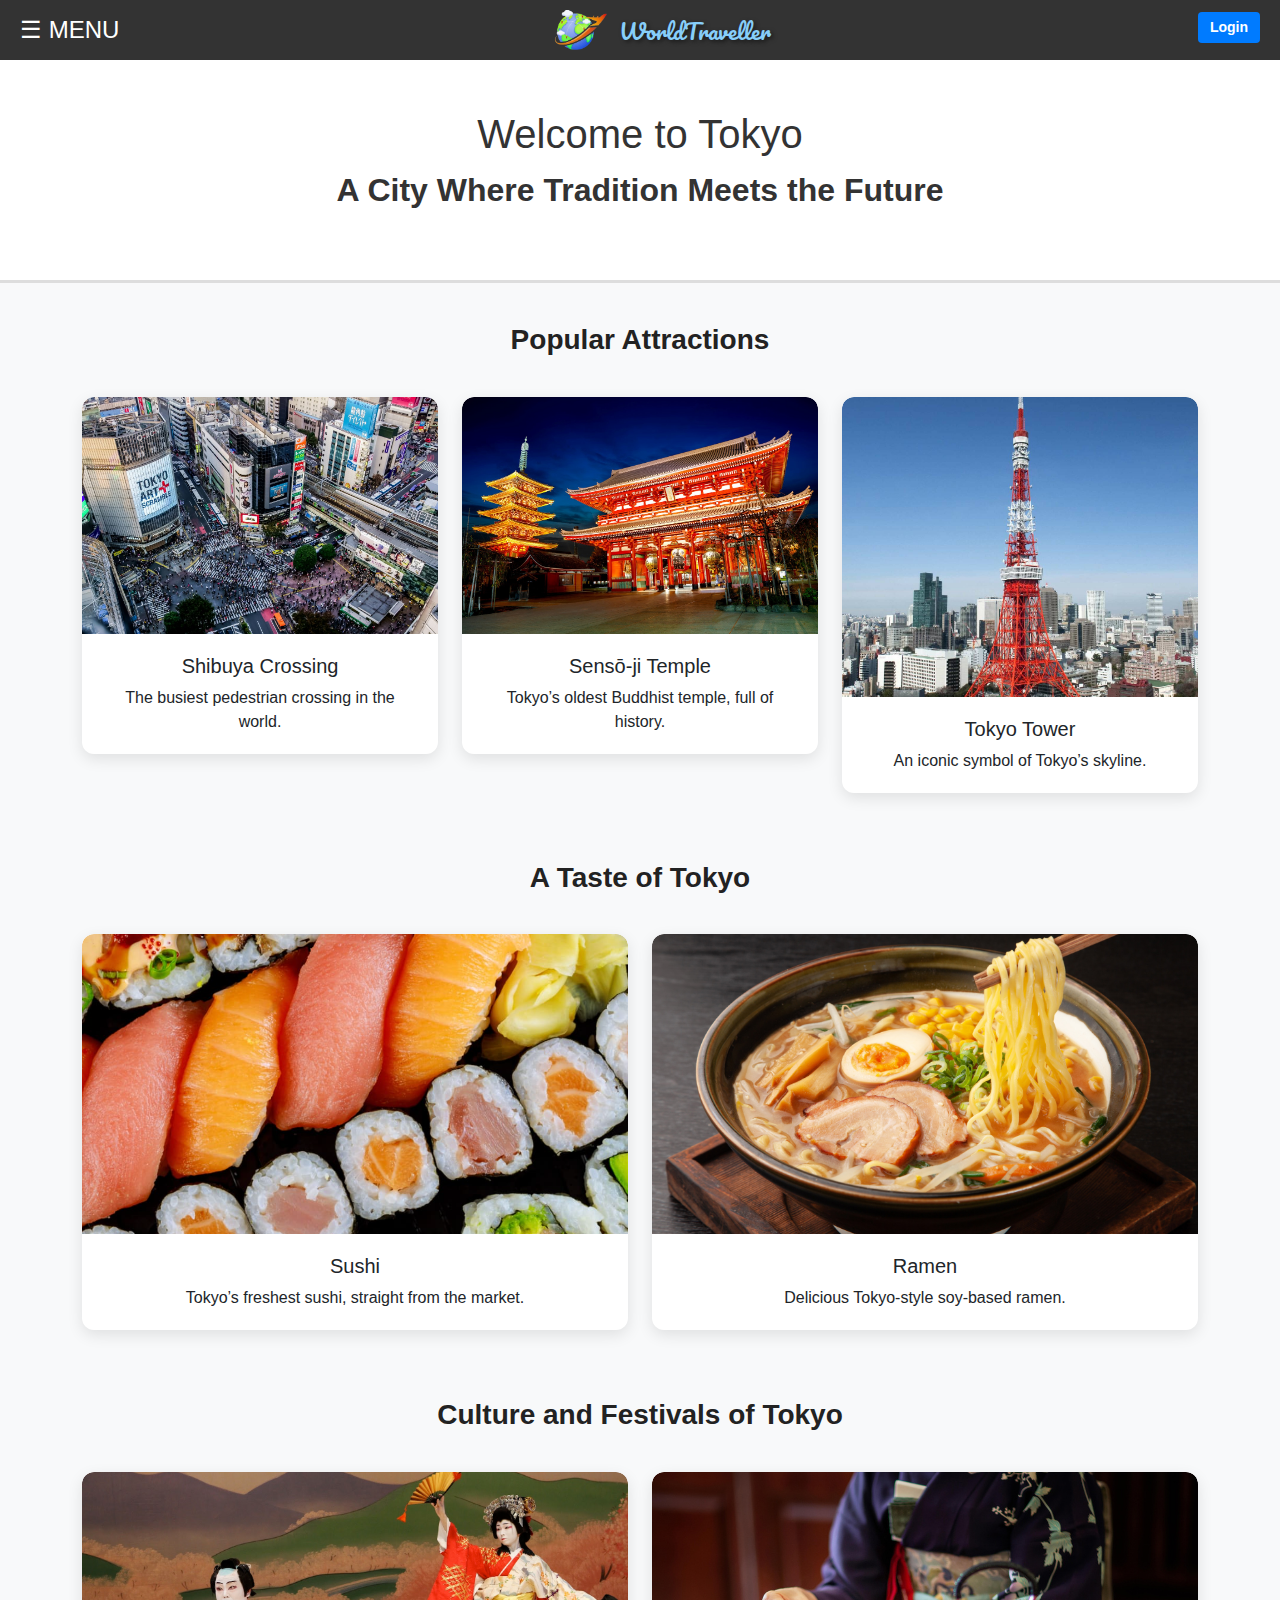
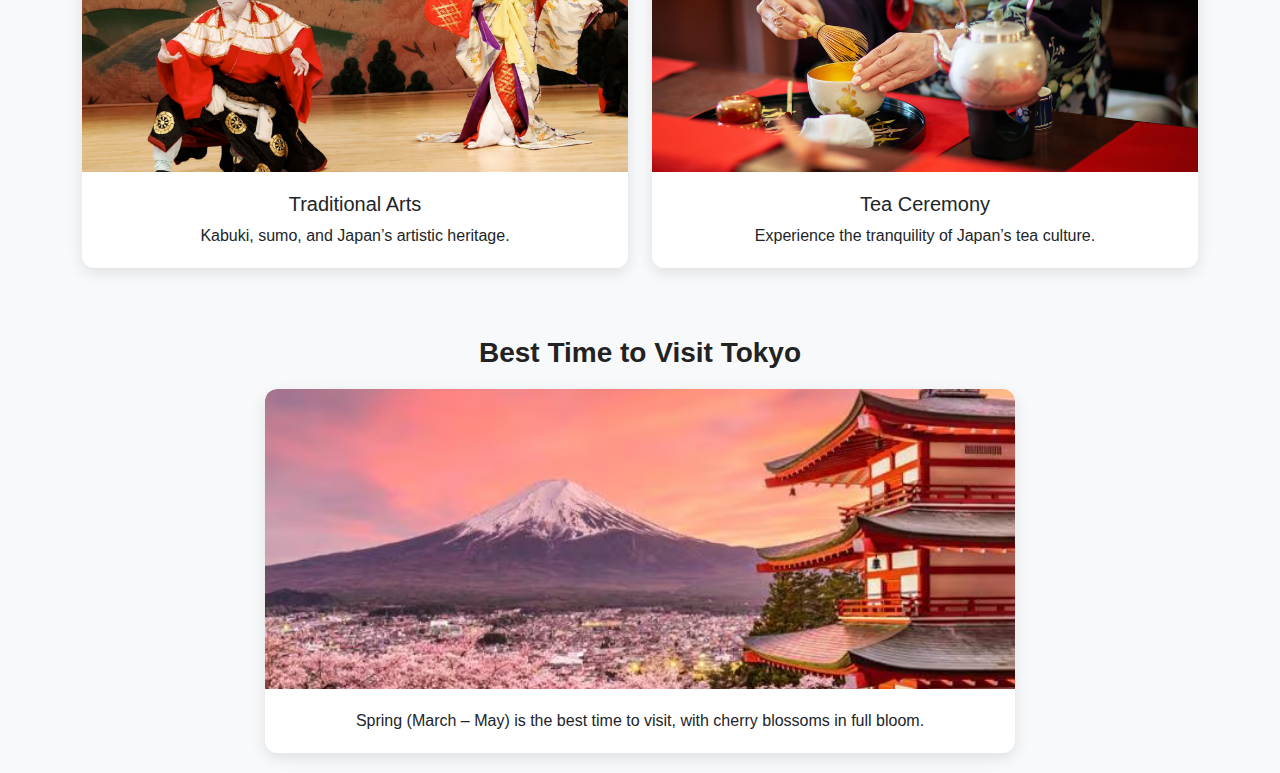
<file: tokyo.html>
<!DOCTYPE html>
<html lang="en">
<head>
    <meta charset="UTF-8">
    <meta name="viewport" content="width=device-width, initial-scale=1">
    <title>Tokyo</title>
    <link href="https://cdn.jsdelivr.net/npm/bootstrap@5.3.0/dist/css/bootstrap.min.css" rel="stylesheet">
    <link rel="stylesheet" href="tokyo.css">
    <link href="https://fonts.googleapis.com/css2?family=Pacifico&display=swap" rel="stylesheet">
    <link rel="icon" type="image/png" href="Logo.png">
</head>
<body>
    <nav class="navbar">
        <button class="menu-btn" onclick="toggleMenu()">☰ MENU</button>
        <div class="logo-container">
            <img src="Logo.png" alt="World Traveller Logo" class="logo">
            <span class="brand-name">WorldTraveller</span>
        </div>
        <a id="login-link" href="login.html" class="navbar-login">Login</a>
    </nav>
    
    <!-- 🔹 Sidebar Menu -->
    <div id="sidebar" class="sidebar">
        <button class="close-btn" onclick="toggleMenu()">✖</button>
        <input type="text" class="search-bar" placeholder="Search...">
        <h3>Main Menu</h3>
        <a href="index.html">Home</a>
        <a href="Forum/forum.html">Forum</a>
        <a href="index_booking.html">Booking</a>
        <h3>Top Destinations</h3>
        <a href="paris.html">Paris</a>
        <a href="London.html">London</a>
        <a href="Rome.html">Rome</a>
        <a href="Beijing.html">Beijing</a>
        <a href="Tokyo.html">Tokyo</a>
        <a href="KualaLumpur.html">Kuala Lumpur</a>
    </div>
    
    <div class="overlay" id="overlay" onclick="toggleMenu()"></div>
    <script>
        function toggleMenu() {
            const sidebar = document.getElementById('sidebar');
            const overlay = document.getElementById('overlay');
            sidebar.classList.toggle('active');
            overlay.classList.toggle('active');
        }
    </script>

    
    <!-- Header -->
    <div class="header">
        <h1>Welcome to Tokyo</h1>
        <p>A City Where Tradition Meets the Future</p>
    </div>

    <!-- Popular Attractions -->
    <div class="container mt-4">
        <h2 class="section-title">Popular Attractions</h2>
        <div class="row">
            <div class="col-md-4">
                <div class="card">
                    <img src="Places_Photo/ShibyaCrossing.jpg" class="card-img-top" alt="Shibuya Crossing">
                    <div class="card-body">
                        <h5 class="card-title">Shibuya Crossing</h5>
                        <p class="card-text">The busiest pedestrian crossing in the world.</p>
                    </div>
                </div>
            </div>
            <div class="col-md-4">
                <div class="card">
                    <img src="Places_Photo/Senso-ji Temple.jpg" class="card-img-top" alt="Sensō-ji Temple">
                    <div class="card-body">
                        <h5 class="card-title">Sensō-ji Temple</h5>
                        <p class="card-text">Tokyo’s oldest Buddhist temple, full of history.</p>
                    </div>
                </div>
            </div>
            <div class="col-md-4">
                <div class="card">
                    <img src="Places_Photo/TokyoTower.jpeg" class="card-img-top" alt="Tokyo Tower">
                    <div class="card-body">
                        <h5 class="card-title">Tokyo Tower</h5>
                        <p class="card-text">An iconic symbol of Tokyo’s skyline.</p>
                    </div>
                </div>
            </div>
        </div>
    </div>

    <!-- Tokyo Cuisine -->
    <div class="container mt-5">
        <h2 class="section-title">A Taste of Tokyo</h2>
        <div class="row">
            <div class="col-md-6">
                <div class="card">
                    <img src="Places_Photo/Sushi.png" class="card-img-top" alt="Sushi">
                    <div class="card-body">
                        <h5 class="card-title">Sushi</h5>
                        <p class="card-text">Tokyo’s freshest sushi, straight from the market.</p>
                    </div>
                </div>
            </div>
            <div class="col-md-6">
                <div class="card">
                    <img src="Places_Photo/Ramen.jpg" class="card-img-top" alt="Ramen">
                    <div class="card-body">
                        <h5 class="card-title">Ramen</h5>
                        <p class="card-text">Delicious Tokyo-style soy-based ramen.</p>
                    </div>
                </div>
            </div>
        </div>
    </div>

    <!-- Culture & Festivals -->
    <div class="container mt-5">
        <h2 class="section-title">Culture and Festivals of Tokyo</h2>
        <div class="row">
            <div class="col-md-6">
                <div class="card">
                    <img src="Places_Photo/Kabuki.jpg" class="card-img-top" alt="Traditional Arts">
                    <div class="card-body">
                        <h5 class="card-title">Traditional Arts</h5>
                        <p class="card-text">Kabuki, sumo, and Japan’s artistic heritage.</p>
                    </div>
                </div>
            </div>
            <div class="col-md-6">
                <div class="card">
                    <img src="Places_Photo/TeaCeremony.jpg" class="card-img-top" alt="Tea Ceremony">
                    <div class="card-body">
                        <h5 class="card-title">Tea Ceremony</h5>
                        <p class="card-text">Experience the tranquility of Japan’s tea culture.</p>
                    </div>
                </div>
            </div>
        </div>
    </div>

    <!-- Best Time to Visit -->
    <div class="container mt-5">
        <h2 class="section-title">Best Time to Visit Tokyo</h2>
        <div class="card">
            <img src="Places_Photo/TokyoWeather.avif" class="card-img-top" alt="Tokyo Weather">
            <div class="card-body">
                <p class="card-text">Spring (March – May) is the best time to visit, with cherry blossoms in full bloom.</p>
            </div>
        </div>
    </div>

    <script src="https://cdn.jsdelivr.net/npm/bootstrap@5.3.0/dist/js/bootstrap.bundle.min.js"></script>

</body>
</html>
</file>
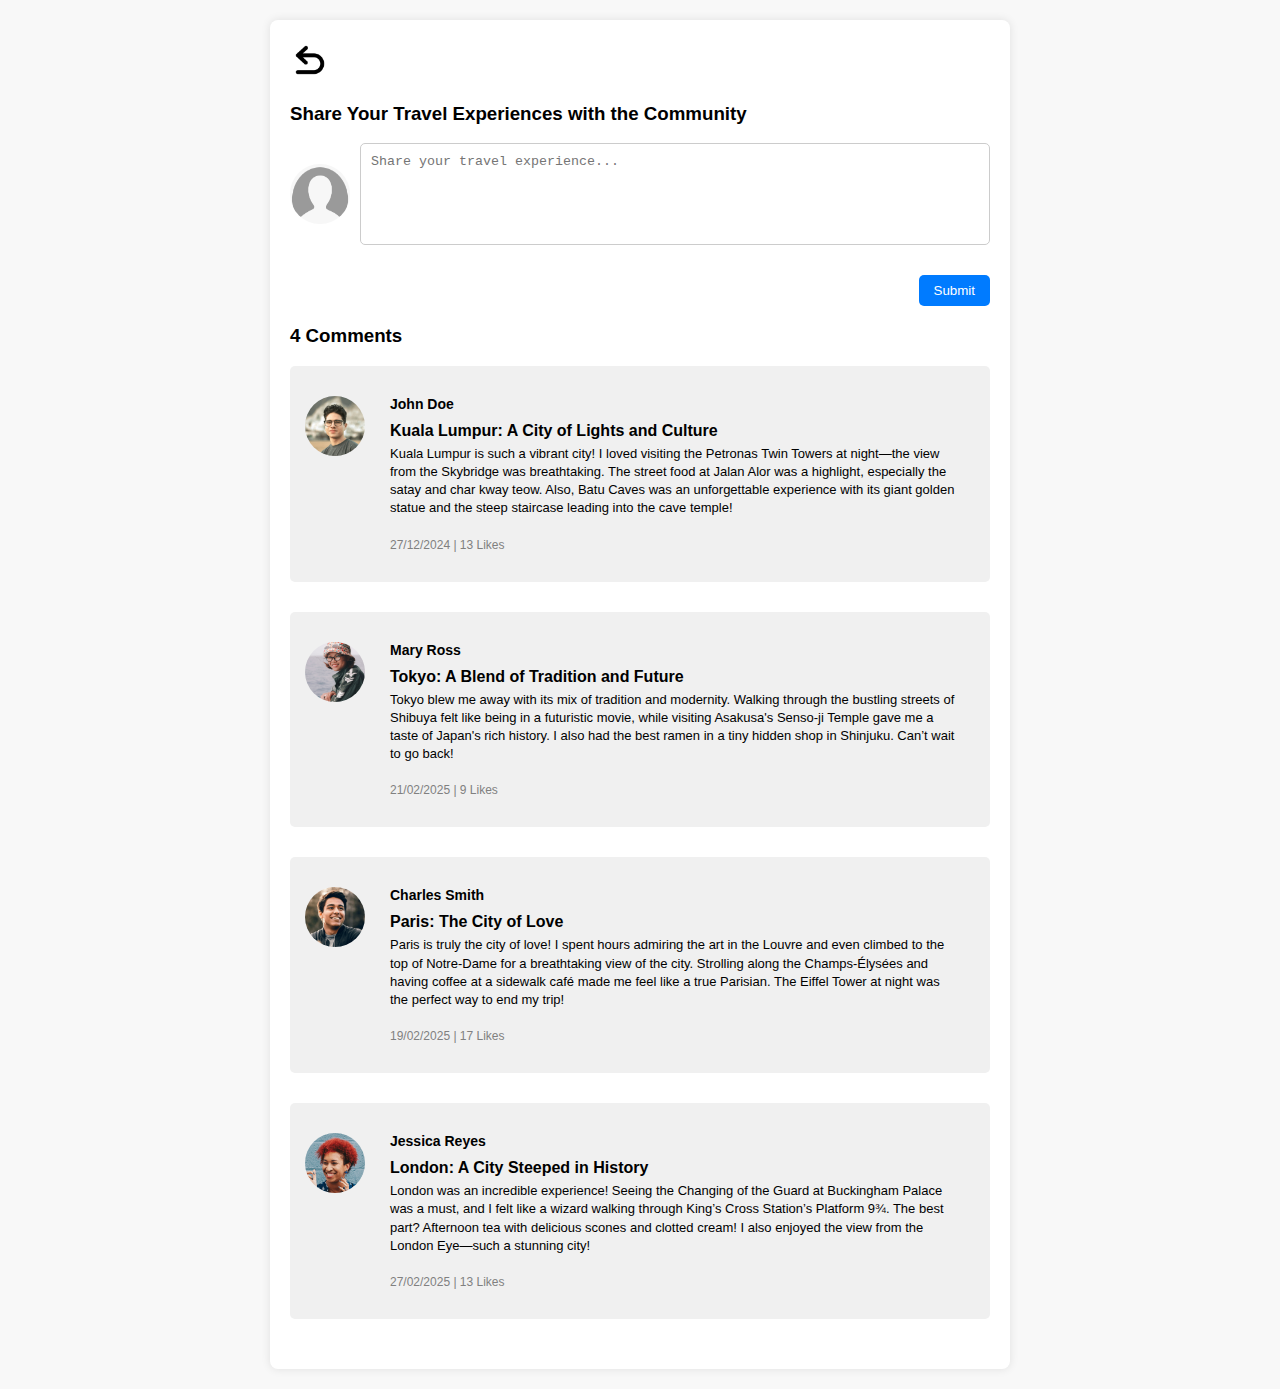
<file: Forum/forum.html>
<!DOCTYPE html>
<html lang="en">
<head>
    <meta charset="UTF-8">
    <meta name="viewport" content="width=device-width, initial-scale=1.0">
    <title>Forum Posts</title>
    <link rel="icon" type="image/png" href="../Logo.png">
    <link rel="stylesheet" href="forum.css">
</head>
<body>
    <div class="container-post">
        <a href="../index.html">
            <img src="back-arrow.png" alt="Back Button" class="back-button">
        </a>
        <h3>Share Your Travel Experiences with the Community</h3>
        <div class="post-box">
            <img src="profile_pic/user-profile-default-image.png" alt="User Avatar">
            <textarea placeholder="Share your travel experience..."></textarea>
        </div>
        <div class="button-container">
            <button class="submit-button">Submit</button>
        </div>
        
        <h3>4 Comments</h3>
        
        <div class="post">
            <img src="profile_pic/user1.png">
            <div class="post-content">
                <h4>John Doe</h4>
                <strong>Kuala Lumpur: A City of Lights and Culture</strong>
                <p>Kuala Lumpur is such a vibrant city! I loved visiting the Petronas Twin Towers at night—the view from the Skybridge was breathtaking. The street food at Jalan Alor was a highlight, especially the satay and char kway teow. Also, Batu Caves was an unforgettable experience with its giant golden statue and the steep staircase leading into the cave temple!</p>
                <div class="post-footer">27/12/2024 | 13 Likes</div>
            </div>
        </div>
        
        <div class="post">
            <img src="profile_pic/user2.png">
            <div class="post-content">
                <h4>Mary Ross</h4>
                <strong>Tokyo: A Blend of Tradition and Future</strong>
                <p>Tokyo blew me away with its mix of tradition and modernity. Walking through the bustling streets of Shibuya felt like being in a futuristic movie, while visiting Asakusa's Senso-ji Temple gave me a taste of Japan's rich history. I also had the best ramen in a tiny hidden shop in Shinjuku. Can’t wait to go back!</p>
                <div class="post-footer">21/02/2025 | 9 Likes</div>
            </div>
        </div>
        
        <div class="post">
            <img src="profile_pic/user3.png">
            <div class="post-content">
                <h4>Charles Smith</h4>
                <strong>Paris: The City of Love</strong>
                <p>Paris is truly the city of love! I spent hours admiring the art in the Louvre and even climbed to the top of Notre-Dame for a breathtaking view of the city. Strolling along the Champs-Élysées and having coffee at a sidewalk café made me feel like a true Parisian. The Eiffel Tower at night was the perfect way to end my trip!</p>
                <div class="post-footer">19/02/2025 | 17 Likes</div>
            </div>
        </div>
        
        <div class="post">
            <img src="profile_pic/user4.png">
            <div class="post-content">
                <h4>Jessica Reyes</h4>
                <strong>London: A City Steeped in History</strong>
                <p>London was an incredible experience! Seeing the Changing of the Guard at Buckingham Palace was a must, and I felt like a wizard walking through King’s Cross Station’s Platform 9¾. The best part? Afternoon tea with delicious scones and clotted cream! I also enjoyed the view from the London Eye—such a stunning city!</p>
                <div class="post-footer">27/02/2025 | 13 Likes</div>
            </div>
        </div>
    </div>
</body>
</html>
</file>
<file: beijing.css>
body {
    font-family: 'Poppins', sans-serif;
    background-color: #f8f9fa;
    display: flex; /* Use flexbox */
    flex-direction: column; /* Stack items vertically */
    align-items: center; /* Center items horizontally */
    justify-content: center; /* Center items vertically */
    min-height: 100vh; /* Ensure the body takes the full viewport height */
    margin: 0; /* Remove default margin */
    text-align: center; /* Center text */
}
* {
    margin: 0;
    padding: 0;
    box-sizing: border-box;
  }
  
  html, body {
    margin: 0;
    padding: 0;
  }
.navbar {
    display: flex;
    width: 100%;
    justify-content: space-between;
    align-items: center;
    background-color: #333;
    color: white;
    padding: 10px 20px;
}
.logo-container {
    display: flex;
    align-items: center;
}

.logo {
    height: 40px;
    margin-right: 10px;
}

.brand-name {
    font-size: 22px;
    color: lightskyblue;
    font-family: 'Pacifico', cursive;
    text-shadow: 2px 2px 4px rgba(0, 0, 0, 0.5);
}

.menu-btn {
    font-size: 24px;
    background: none;
    border: none;
    color: white;
    cursor: pointer;
}
.navbar-login {
    background-color: #007bff;
    color: white;
    padding: 5px 12px;
    border-radius: 4px;
    text-decoration: none;
    font-weight: bold;
    font-size: 14px;
    line-height: 1.5;
    margin-top: -5px;
    transition: background-color 0.3s ease;
}

.navbar-login:hover {
    background-color: #0056b3;
}

.sidebar {
    position: fixed;
    top: 0;
    left: -250px;
    width: 250px;
    height: 100%;
    background-color: #333;
    color: white;
    padding: 20px;
    transition: left 0.3s ease;
    z-index: 1000;
}
.sidebar.active {
    left: 0;
}

.close-btn {
    font-size: 24px;
    background: none;
    border: none;
    color: white;
    cursor: pointer;
    margin-bottom: 20px;
    text-align: left; 
    display: block;
    padding: 0;
}
.sidebar h3 {
    margin-top: 20px;
    margin-bottom: 10px;
    text-align: left; 
}

.sidebar a {
    display: block;
    color: white;
    text-decoration: none;
    margin: 10px 0;
    text-align: left; /* Align text to the right */
    padding-right: 10px; /* Add padding to the right */
}
.sidebar a:hover {
    transform: scale(1.1);
}
.overlay {
    position: fixed;
    top: 0;
    left: 0;
    width: 100%;
    height: 100%;
    background: rgba(0, 0, 0, 0.5);
    z-index: 999;
    display: none;
}

.overlay.active {
    display: block;
}
.back-button {
    width: 100%;
    display: flex;
    justify-content: flex-start; /* Align back button to the left */
    padding: 10px;
    position: absolute; /* Position it absolutely */
    top: 10px; /* Adjust the top position */
    left: 100px; /* Adjust the left position */
}

.container {
    width: 90%; /* Limit the width of the container */
    max-width: 1200px; /* Set a maximum width */
}

.section-title {
    font-weight: 600;
    margin-bottom: 20px;
    text-align: center;
}

.card {
    border: none;
    box-shadow: 0px 4px 10px rgba(0, 0, 0, 0.1);
    transition: transform 0.2s ease-in-out;
}

.card:hover {
    transform: translateY(-5px);
}

.card img {
    width: 100%;
    height: 180px;
    object-fit: cover;
    border-radius: 8px 8px 0 0;
}

.card-body {
    padding: 20px;
}


.row {
    justify-content: center; /* Center the cards in the row */
}
</file>
<file: Kuala Lumpur.css>
/* General Styling */
body {
    font-family: 'Poppins', sans-serif;
    background-color: #f8f9fa;
    margin: 0;
    padding: 0;
}
* {
    margin: 0;
    padding: 0;
    box-sizing: border-box;
  }
  
  html, body {
    margin: 0;
    padding: 0;
  }
.navbar {
    display: flex;
    justify-content: space-between;
    align-items: center;
    background-color: #333;
    color: white;
    padding: 10px 20px;
}
.logo-container {
    display: flex;
    align-items: center;
}

.logo {
    height: 40px;
    margin-right: 10px;
}

.brand-name {
    font-size: 22px;
    color: lightskyblue;
    font-family: 'Pacifico', cursive;
    text-shadow: 2px 2px 4px rgba(0, 0, 0, 0.5);
}

.menu-btn {
    font-size: 24px;
    background: none;
    border: none;
    color: white;
    cursor: pointer;
}
.navbar-login {
    background-color: #007bff;
    color: white;
    padding: 5px 12px;
    border-radius: 4px;
    text-decoration: none;
    font-weight: bold;
    font-size: 14px;
    line-height: 1.5;
    margin-top: -5px;
    transition: background-color 0.3s ease;
}

.navbar-login:hover {
    background-color: #0056b3;
}

.sidebar {
    position: fixed;
    top: 0;
    left: -250px;
    width: 250px;
    height: 100%;
    background-color: #333;
    color: white;
    padding: 20px;
    transition: left 0.3s ease;
    z-index: 1000;
}
.sidebar.active {
    left: 0;
}

.close-btn {
    font-size: 24px;
    background: none;
    border: none;
    color: white;
    cursor: pointer;
    margin-bottom: 20px;
}
.sidebar h3 {
    margin-top: 20px;
    margin-bottom: 10px;
    text-align: left; 
}

.sidebar a {
    display: block;
    color: white;
    text-decoration: none;
    margin: 10px 0;
    text-align: left; /* Align text to the right */
    padding-right: 10px; /* Add padding to the right */
}
.sidebar a:hover {
    transform: scale(1.1);
}
.overlay {
    position: fixed;
    top: 0;
    left: 0;
    width: 100%;
    height: 100%;
    background: rgba(0, 0, 0, 0.5);
    z-index: 999;
    display: none;
}

.overlay.active {
    display: block;
}

/* Section Title */
.section-title {
    font-weight: 600;
    font-size: 24px;
    margin-bottom: 20px;
    text-align: center;
    color: #333;
}

/* Card Styling */
.card {
    border: none;
    border-radius: 10px;
    box-shadow: 0px 4px 15px rgba(0, 0, 0, 0.1);
    transition: transform 0.3s ease-in-out, box-shadow 0.3s ease-in-out;
    background-color: #ffffff;
}

/* Hover Effect */
.card:hover {
    transform: translateY(-8px);
    box-shadow: 0px 8px 20px rgba(0, 0, 0, 0.15);
}

/* Image Styling */
.card img {
    width: 100%;
    height: 200px; /* Increased height for better visibility */
    object-fit: cover;
    border-radius: 10px 10px 0 0;
    transition: transform 0.3s ease-in-out, filter 0.3s ease-in-out;
}

/* Image Hover Effect */
.card:hover img {
    transform: scale(1.05);
    filter: brightness(1.1);
}

/* Card Body */
.card-body {
    padding: 20px;
    text-align: center;
}

/* Card Title */
.card-title {
    font-size: 18px;
    font-weight: 600;
    margin-bottom: 10px;
}

/* Card Text */
.card-text {
    font-size: 14px;
    color: #666;
}

/* Back Button */
.back-button {
    width: auto;
    display: flex;
    align-items: center;
    justify-content: center;
    padding: 10px;
    position: absolute;
    top: 15px;
    left: 15px;
    background-color: #ffffff;
    color: white;
    text-decoration: none;
    font-weight: 600;
    border-radius: 5px;
    transition: background-color 0.3s ease-in-out;
}

.back-button:hover {
    background-color: #ffffff;
}

/* Responsive Adjustments */
@media (max-width: 768px) {
    .card img {
        height: 180px;
    }

    .section-title {
        font-size: 20px;
    }

    .card-title {
        font-size: 16px;
    }

    .card-text {
        font-size: 13px;
    }
}
</file>
<file: London.css>
/* General Styles */
body {
    font-family: 'Poppins', sans-serif;
    background-color: #f8f9fa;
    margin: 0;
    padding: 20px;
}
* {
    margin: 0;
    padding: 0;
    box-sizing: border-box;
  }
  
  html, body {
    margin: 0;
    padding: 0;
  }
.navbar {
    display: flex;
    justify-content: space-between;
    align-items: center;
    background-color: #333;
    color: white;
    padding: 10px 20px;
}
.logo-container {
    display: flex;
    align-items: center;
}

.logo {
    height: 40px;
    margin-right: 10px;
}

.brand-name {
    font-size: 22px;
    color: lightskyblue;
    font-family: 'Pacifico', cursive;
    text-shadow: 2px 2px 4px rgba(0, 0, 0, 0.5);
}

.menu-btn {
    font-size: 24px;
    background: none;
    border: none;
    color: white;
    cursor: pointer;
}
.navbar-login {
    background-color: #007bff;
    color: white;
    padding: 5px 12px;
    border-radius: 4px;
    text-decoration: none;
    font-weight: bold;
    font-size: 14px;
    line-height: 1.5;
    margin-top: -5px;
    transition: background-color 0.3s ease;
}

.navbar-login:hover {
    background-color: #0056b3;
}

.sidebar {
    position: fixed;
    top: 0;
    left: -250px;
    width: 250px;
    height: 100%;
    background-color: #333;
    color: white;
    padding: 20px;
    transition: left 0.3s ease;
    z-index: 1000;
}
.sidebar.active {
    left: 0;
}
.sidebar a:hover {
    transform: scale(1.1);
}

.close-btn {
    font-size: 24px;
    background: none;
    border: none;
    color: white;
    cursor: pointer;
    margin-bottom: 20px;
}
.sidebar h3 {
    margin-top: 20px;
    margin-bottom: 10px;
}

.sidebar a {
    display: block;
    color: white;
    text-decoration: none;
    margin: 10px 0;
}
.overlay {
    position: fixed;
    top: 0;
    left: 0;
    width: 100%;
    height: 100%;
    background: rgba(0, 0, 0, 0.5);
    z-index: 999;
    display: none;
}

.overlay.active {
    display: block;
}

/* Header */
.header {
    text-align: center;
    padding: 50px 20px;
    background-color: #ffffff;
    border-radius: 10px;
    margin-bottom: 30px;
}

/* Section Title */
.section-title {
    text-align: center;
    margin: 50px 0 30px;
    font-weight: 700;
    font-size: 24px;
    color: #333;
}

/* Card Styling */
.card {
    border: none;
    border-radius: 10px;
    box-shadow: 0px 4px 15px rgba(0, 0, 0, 0.1);
    transition: transform 0.3s ease-in-out, box-shadow 0.3s ease-in-out;
}

/* Hover Effect */
.card:hover {
    transform: translateY(-8px);
    box-shadow: 0px 8px 20px rgba(0, 0, 0, 0.15);
}

/* Image Styling */
.card img {
    width: 100%;
    height: 250px; /* Increased height for better visibility */
    object-fit: cover;
    border-radius: 10px 10px 0 0;
    transition: transform 0.3s ease-in-out, filter 0.3s ease-in-out;
}

/* Image Hover Effect */
.card:hover img {
    transform: scale(1.05);
    filter: brightness(1.1);
}

/* Card Body */
.card-body {
    padding: 20px;
    text-align: center;
}

/* Card Title */
.card-title {
    font-size: 18px;
    font-weight: 600;
    margin-bottom: 10px;
}

/* Card Text */
.card-text {
    font-size: 14px;
    color: #666;
}

/* Footer */
.footer {
    margin-top: 50px;
    text-align: center;
    padding: 20px;
    background-color: #333;
    color: white;
    border-radius: 10px;
    font-size: 14px;
}

/* Responsive Design */
@media (max-width: 768px) {
    .card img {
        height: 200px;
    }

    .section-title {
        font-size: 22px;
    }

    .card-title {
        font-size: 16px;
    }

    .card-text {
        font-size: 13px;
    }

    .header {
        padding: 40px 15px;
    }
}
</file>
<file: paris.css>
body {
    font-family: 'Poppins', sans-serif;
    padding: 20px;
    text-align: center;
    box-sizing: border-box;
}
* {
    margin: 0;
    padding: 0;
    box-sizing: border-box;
  }
  
  html, body {
    margin: 0;
    padding: 0;
  }
.navbar {
    display: flex;
    justify-content: space-between;
    align-items: center;
    background-color: #333;
    color: white;
    padding: 10px 20px;
}
.logo-container {
    display: flex;
    align-items: center;
}

.logo {
    height: 40px;
    margin-right: 10px;
}

.brand-name {
    font-size: 22px;
    color: lightskyblue;
    font-family: 'Pacifico', cursive;
    text-shadow: 2px 2px 4px rgba(0, 0, 0, 0.5);
}

.menu-btn {
    font-size: 24px;
    background: none;
    border: none;
    color: white;
    cursor: pointer;
}
.navbar-login {
    background-color: #007bff;
    color: white;
    padding: 5px 12px;
    border-radius: 4px;
    text-decoration: none;
    font-weight: bold;
    font-size: 14px;
    line-height: 1.5;
    margin-top: -5px;
    transition: background-color 0.3s ease;
}

.navbar-login:hover {
    background-color: #0056b3;
}

.sidebar {
    position: fixed;
    top: 0;
    left: -250px;
    width: 250px;
    height: 100%;
    background-color: #333;
    color: white;
    padding: 20px;
    transition: left 0.3s ease;
    z-index: 1000;
}
.sidebar.active {
    left: 0;
}
.sidebar a:hover {
    transform: scale(1.1);
}

.close-btn {
    font-size: 24px;
    background: none;
    border: none;
    color: white;
    cursor: pointer;
    margin-bottom: 20px;
    text-align: left; 
    display: block;
    padding: 0;
}
.sidebar h3 {
    margin-top: 20px;
    margin-bottom: 10px;
    text-align: left; 
}

.sidebar a {
    display: block;
    color: white;
    text-decoration: none;
    margin: 10px 0;
    text-align: left; /* Align text to the right */
    padding-right: 10px; /* Add padding to the right */
}
.overlay {
    position: fixed;
    top: 0;
    left: 0;
    width: 100%;
    height: 100%;
    background: rgba(0, 0, 0, 0.5);
    z-index: 999;
    display: none;
}

.overlay.active {
    display: block;
}

.header {
    padding: 40px 20px;
}

.header h1 {
    font-size: 32px;
    font-weight: 700;
    color: #222;
}

.header p {
    font-size: 16px;
    color: #555;
}

.section-title {
    font-weight: 600;
    margin-top: 30px;
    margin-bottom: 20px;
}

/* Card Styling */
.card {
    border: none;
    box-shadow: 0px 4px 10px rgba(0, 0, 0, 0.1);
    transition: transform 0.2s ease-in-out;
    margin: 20px auto; /* Center the card */
    max-width: 800px; /* Increase the card width for better image fit */
    display: flex;
    flex-direction: column; /* Stack image and text properly */
}

.card:hover {
    transform: translateY(-5px);
}

/* Make the image responsive inside the card */
.card img {
    width: 100%;  /* Ensures the image fills the card width */
    height: auto; /* Keeps the aspect ratio */
    object-fit: cover;
    border-radius: 8px 8px 0 0;
}

/* Card body spacing */
.card-body {
    padding: 20px;
}

/* Footer Styling */
.footer {
    margin-top: 50px;
    padding: 20px;
    background-color: #333;
    color: white;
}

.back-button {
    width: 100%;
    display: flex;
    justify-content: flex-start; /* Align back button to the left */
    padding: 10px;
    position: absolute; /* Position it absolutely */
    top: 10px; /* Adjust the top position */
    left: 100px; /* Adjust the left position */
}
</file>
<file: ReviewForm.css>
/* Import Poppins Font */
@import url('https://fonts.googleapis.com/css2?family=Poppins:wght@300;400;600&display=swap');

/* General Styles */
body {
    font-family: 'Poppins', sans-serif;
    background-color: #f8f9fa;
    margin: 0;
    padding: 0;
}

/* Review Container */
.review-container {
    text-align: center;
    background: #ffffff;
    padding: 30px;
    border-radius: 12px;
    box-shadow: 0px 4px 12px rgba(0, 0, 0, 0.15);
    max-width: 550px;
    margin: 50px auto;
    transition: transform 0.3s ease-in-out;
}

.review-container:hover {
    transform: translateY(-5px);
}

.review-container h2 {
    font-size: 28px;
    font-weight: 600;
    color: #333;
    margin-bottom: 10px;
}

.review-container p {
    font-size: 16px;
    color: #555;
    margin-bottom: 20px;
}

/* Form Styling */
form {
    display: flex;
    flex-direction: column;
    align-items: center;
}

label {
    font-weight: 500;
    margin-top: 12px;
    font-size: 15px;
    color: #444;
}

input, textarea {
    font-family: 'Poppins', sans-serif;
    width: 100%;
    padding: 12px;
    margin-top: 5px;
    border: 1px solid #ddd;
    border-radius: 6px;
    font-size: 14px;
    transition: 0.3s;
}

input:focus, textarea:focus {
    outline: none;
    border-color: #007bff;
    box-shadow: 0px 0px 8px rgba(0, 123, 255, 0.3);
}

textarea {
    resize: none;
}

/* Star Rating */
.stars {
    display: flex;
    justify-content: center;
    flex-direction: row-reverse;
    margin-top: 10px;
}

.stars input {
    display: none;
}

.stars label {
    font-size: 30px;
    color: #bbb;
    cursor: pointer;
    transition: color 0.2s ease-in-out;
}

.stars input:checked ~ label,
.stars label:hover,
.stars label:hover ~ label {
    color: #f5b301;
}

/* Submit Button */
.submit-btn {
    font-family: 'Poppins', sans-serif;
    background: linear-gradient(135deg, #007bff, #0056b3);
    color: white;
    font-size: 16px;
    font-weight: 500;
    padding: 12px 20px;
    border: none;
    border-radius: 6px;
    cursor: pointer;
    margin-top: 15px;
    transition: all 0.3s ease-in-out;
    width: 100%;
    max-width: 200px;
}

.submit-btn:hover {
    background: linear-gradient(135deg, #0056b3, #00408a);
    transform: scale(1.05);
}

/* Popup Styles */
.popup {
    display: none;
    position: fixed;
    top: 50%;
    left: 50%;
    transform: translate(-50%, -50%);
    background: white;
    padding: 20px;
    box-shadow: 0px 4px 10px rgba(0, 0, 0, 0.2);
    text-align: center;
    border-radius: 10px;
    z-index: 1000;
    animation: fadeIn 0.3s ease-in-out;
    font-family: 'Poppins', sans-serif;
}

.popup button {
    background: #007bff;
    color: white;
    border: none;
    padding: 10px;
    cursor: pointer;
    border-radius: 5px;
    margin-top: 10px;
    transition: 0.2s;
    font-family: 'Poppins', sans-serif;
}

.popup button:hover {
    background: #0056b3;
}

/* Fade In Animation */
@keyframes fadeIn {
    from {
        opacity: 0;
        transform: translate(-50%, -55%);
    }
    to {
        opacity: 1;
        transform: translate(-50%, -50%);
    }
}
</file>
<file: tokyo.css>
/* General Styles */
body {
    font-family: 'Poppins', sans-serif;
    background-color: #f8f9fa;
    color: #333;
    margin: 0;
    padding: 0;
}
* {
    margin: 0;
    padding: 0;
    box-sizing: border-box;
  }
  
  html, body {
    margin: 0;
    padding: 0;
  }
.navbar {
    display: flex;
    justify-content: space-between;
    align-items: center;
    background-color: #333;
    color: white;
    padding: 10px 20px;
}
.logo-container {
    display: flex;
    align-items: center;
}

.logo {
    height: 40px;
    margin-right: 10px;
}

.brand-name {
    font-size: 22px;
    color: lightskyblue;
    font-family: 'Pacifico', cursive;
    text-shadow: 2px 2px 4px rgba(0, 0, 0, 0.5);
}

.menu-btn {
    font-size: 24px;
    background: none;
    border: none;
    color: white;
    cursor: pointer;
}
.navbar-login {
    background-color: #007bff;
    color: white;
    padding: 5px 12px;
    border-radius: 4px;
    text-decoration: none;
    font-weight: bold;
    font-size: 14px;
    line-height: 1.5;
    margin-top: -5px;
    transition: background-color 0.3s ease;
}

.navbar-login:hover {
    background-color: #0056b3;
}

.sidebar {
    position: fixed;
    top: 0;
    left: -250px;
    width: 250px;
    height: 100%;
    background-color: #333;
    color: white;
    padding: 20px;
    transition: left 0.3s ease;
    z-index: 1000;
}
.sidebar.active {
    left: 0;
}
.sidebar a:hover {
    transform: scale(1.1);
}

.close-btn {
    font-size: 24px;
    background: none;
    border: none;
    color: white;
    cursor: pointer;
    margin-bottom: 20px;
    text-align: left; 
    display: block;
    padding: 0;
}
.sidebar h3 {
    margin-top: 20px;
    margin-bottom: 10px;
    text-align: left; 
}

.sidebar a {
    display: block;
    color: white;
    text-decoration: none;
    margin: 10px 0;
    text-align: left; /* Align text to the right */
    padding-right: 10px; /* Add padding to the right */
}
.overlay {
    position: fixed;
    top: 0;
    left: 0;
    width: 100%;
    height: 100%;
    background: rgba(0, 0, 0, 0.5);
    z-index: 999;
    display: none;
}

.overlay.active {
    display: block;
}

/* Header */
header {
    background: #225891;
    color: white;
    padding: 30px 20px;
    text-align: center;
    font-size: 24px;
    font-weight: bold;
    border-bottom: 5px solid #1b4f72; /* Adds a nice underline effect */
}

/* Section Titles */
.section-title {
    text-align: center;
    font-size: 28px;
    font-weight: 600;
    margin-top: 40px;
    margin-bottom: 20px;
    color: #222;
}

/* Card Customization */
.card {
    border: none;
    box-shadow: 0px 5px 15px rgba(0, 0, 0, 0.1);
    transition: transform 0.3s ease-in-out, box-shadow 0.3s ease-in-out;
    border-radius: 12px;
    overflow: hidden;
    margin: 20px auto; /* Centering */
    max-width: 750px; /* Keeps cards at a readable width */
}

.card:hover {
    transform: scale(1.03);
    box-shadow: 0px 8px 20px rgba(0, 0, 0, 0.15);
}

/* Image Styles */
.card img {
    width: 100%;
    height: auto;
    max-height: 300px; /* Prevents images from being too tall */
    object-fit: cover;
    border-radius: 12px 12px 0 0;
}

/* Card Body */
.card-body {
    padding: 20px;
    text-align: center;
}

/* Footer */
footer {
    background: #343a40;
    color: white;
    text-align: center;
    padding: 20px;
    font-size: 16px;
    margin-top: 40px;
    border-top: 5px solid #2a2f33; /* Adds a subtle effect */
}

/* Spacing */
.bottom-space {
    margin-bottom: 50px;
}

/* Header Background */
.header {
    text-align: center;
    padding: 50px 20px;
    background-color: white;
    font-size: 32px;
    font-weight: bold;
    border-bottom: 3px solid #ddd;
}

.back-button {
    width: 100%;
    display: flex;
    justify-content: flex-start; /* Align back button to the left */
    padding: 10px;
    position: absolute; /* Position it absolutely */
    top: 10px; /* Adjust the top position */
    left: 100px; /* Adjust the left position */
}
</file>
<file: Forum/forum.css>
body {
    font-family: Arial, sans-serif;
    margin: 0;
    padding: 20px;
    background-color: #f8f8f8;
}
.back-button {
top: 15px;
left: 20px;
width: 40px;  /* Adjust size as needed */
height: auto;
cursor: pointer;
transition: opacity 0.3s; /* Adds a smooth transition effect */     
}
.back-button:hover {
    opacity: 0.7; /* Makes it slightly transparent on hover */
}
.container-post {
    max-width: 700px;
    margin: auto;
    background: white;
    padding: 20px;
    border-radius: 8px;
    box-shadow: 0px 0px 10px rgba(0, 0, 0, 0.1);
}
.post-box {
    display: flex;
    align-items: center;
    margin-bottom: 20px;
}
.post-box img {
    width: 60px;
    height: 60px;
    border-radius: 50%;
    margin-right: 10px;
}
.post-box textarea {
    width: 100%;
    height: 80px;
    padding: 10px;
    border: 1px solid #ccc;
    border-radius: 5px;
    resize: none;
}
.button-container {
    display: flex;
    justify-content: flex-end;
}
.button-container button {
    margin-top: 10px;
    padding: 8px 15px;
    border: none;
    background: #007BFF;
    color: white;
    border-radius: 5px;
    cursor: pointer;
}
.post {
    display: flex;
    margin-bottom: 30px;
    padding: 15px;
    background: #f0f0f0;
    border-radius: 5px;
}
.post img {
    width: 60px;
    height: 60px;
    border-radius: 50%;
    margin-right: 10px;
    margin-top: 15px;
}
.post-content {
    flex: 1;
    padding: 15px;
}
.post-content h4 {
    margin: 0 0 5px;
    font-size: 14px;
    padding-bottom: 5px;
}
.post-content p {
    margin: 5px 0;
    font-size: 13px;
    line-height: 1.4;
}
.post-footer {
    margin-top: 20px;
    font-size: 12px;
    color: gray;
}
</file>
